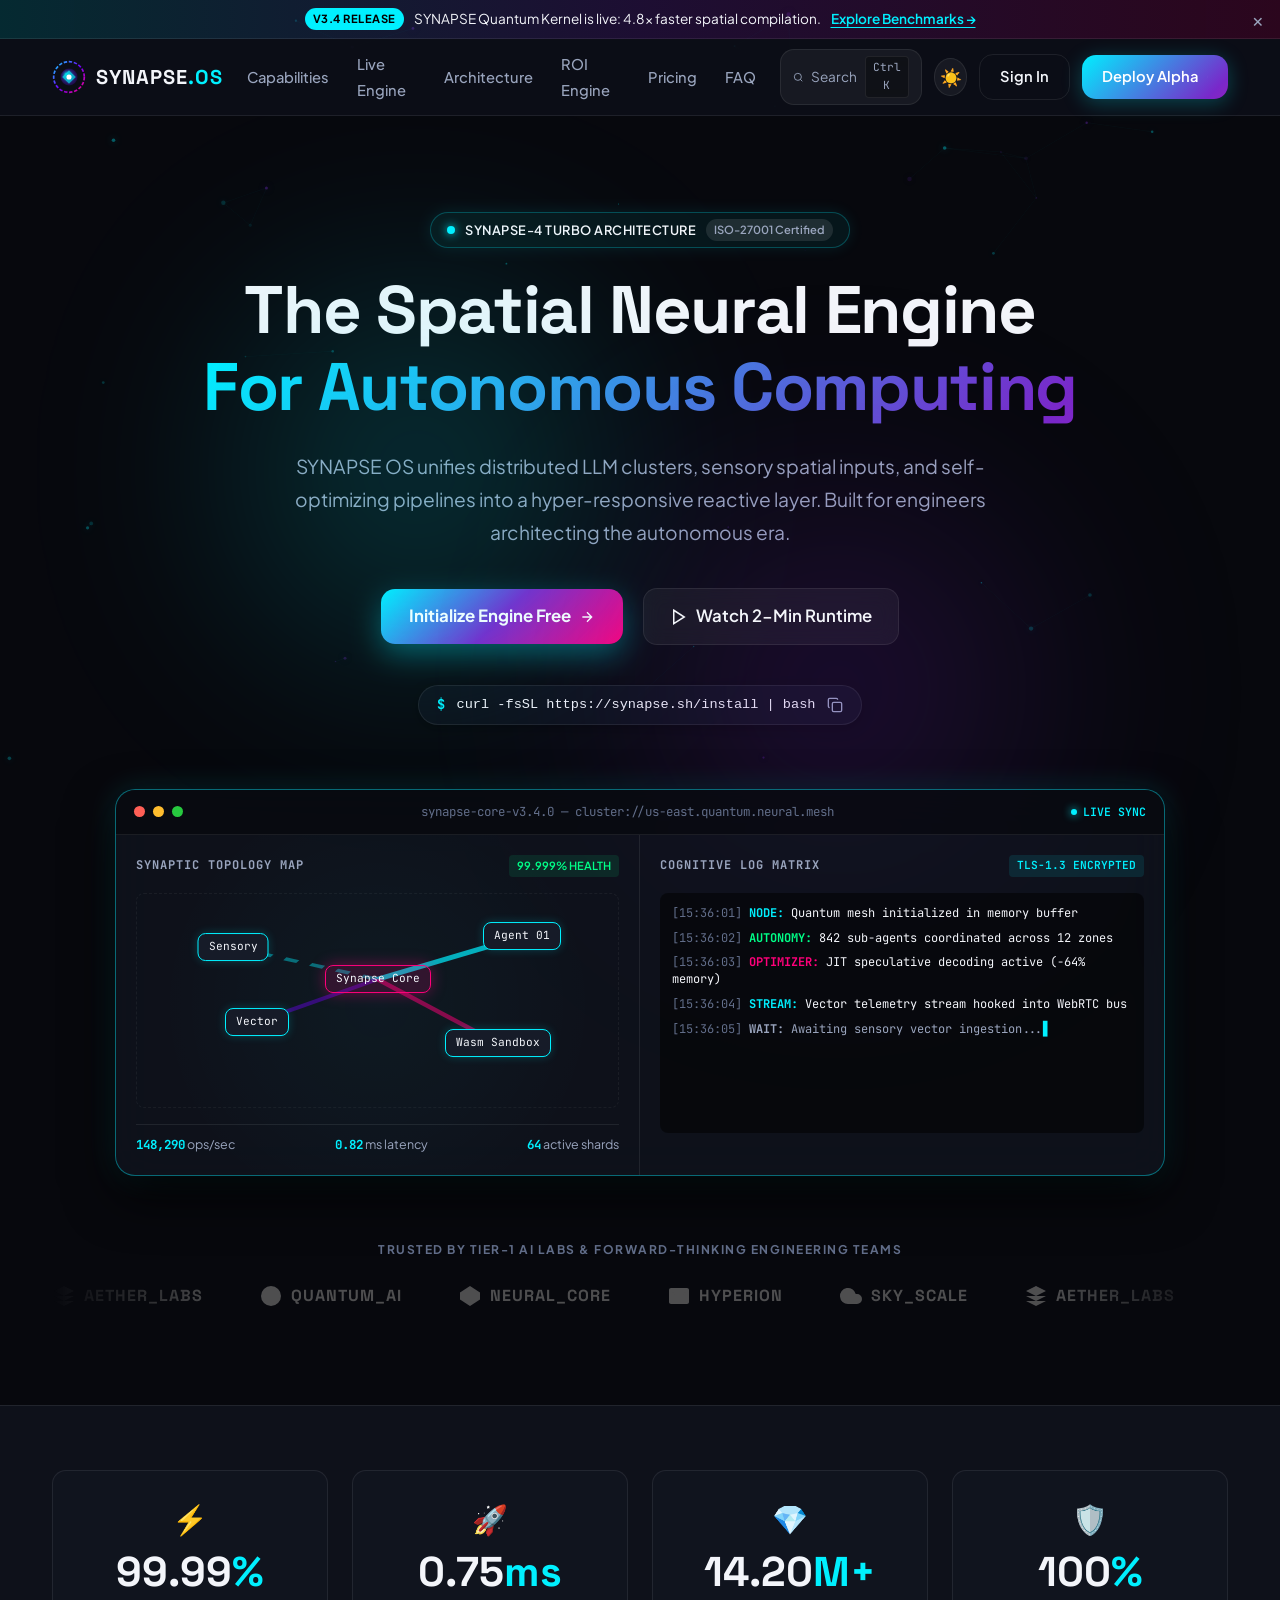
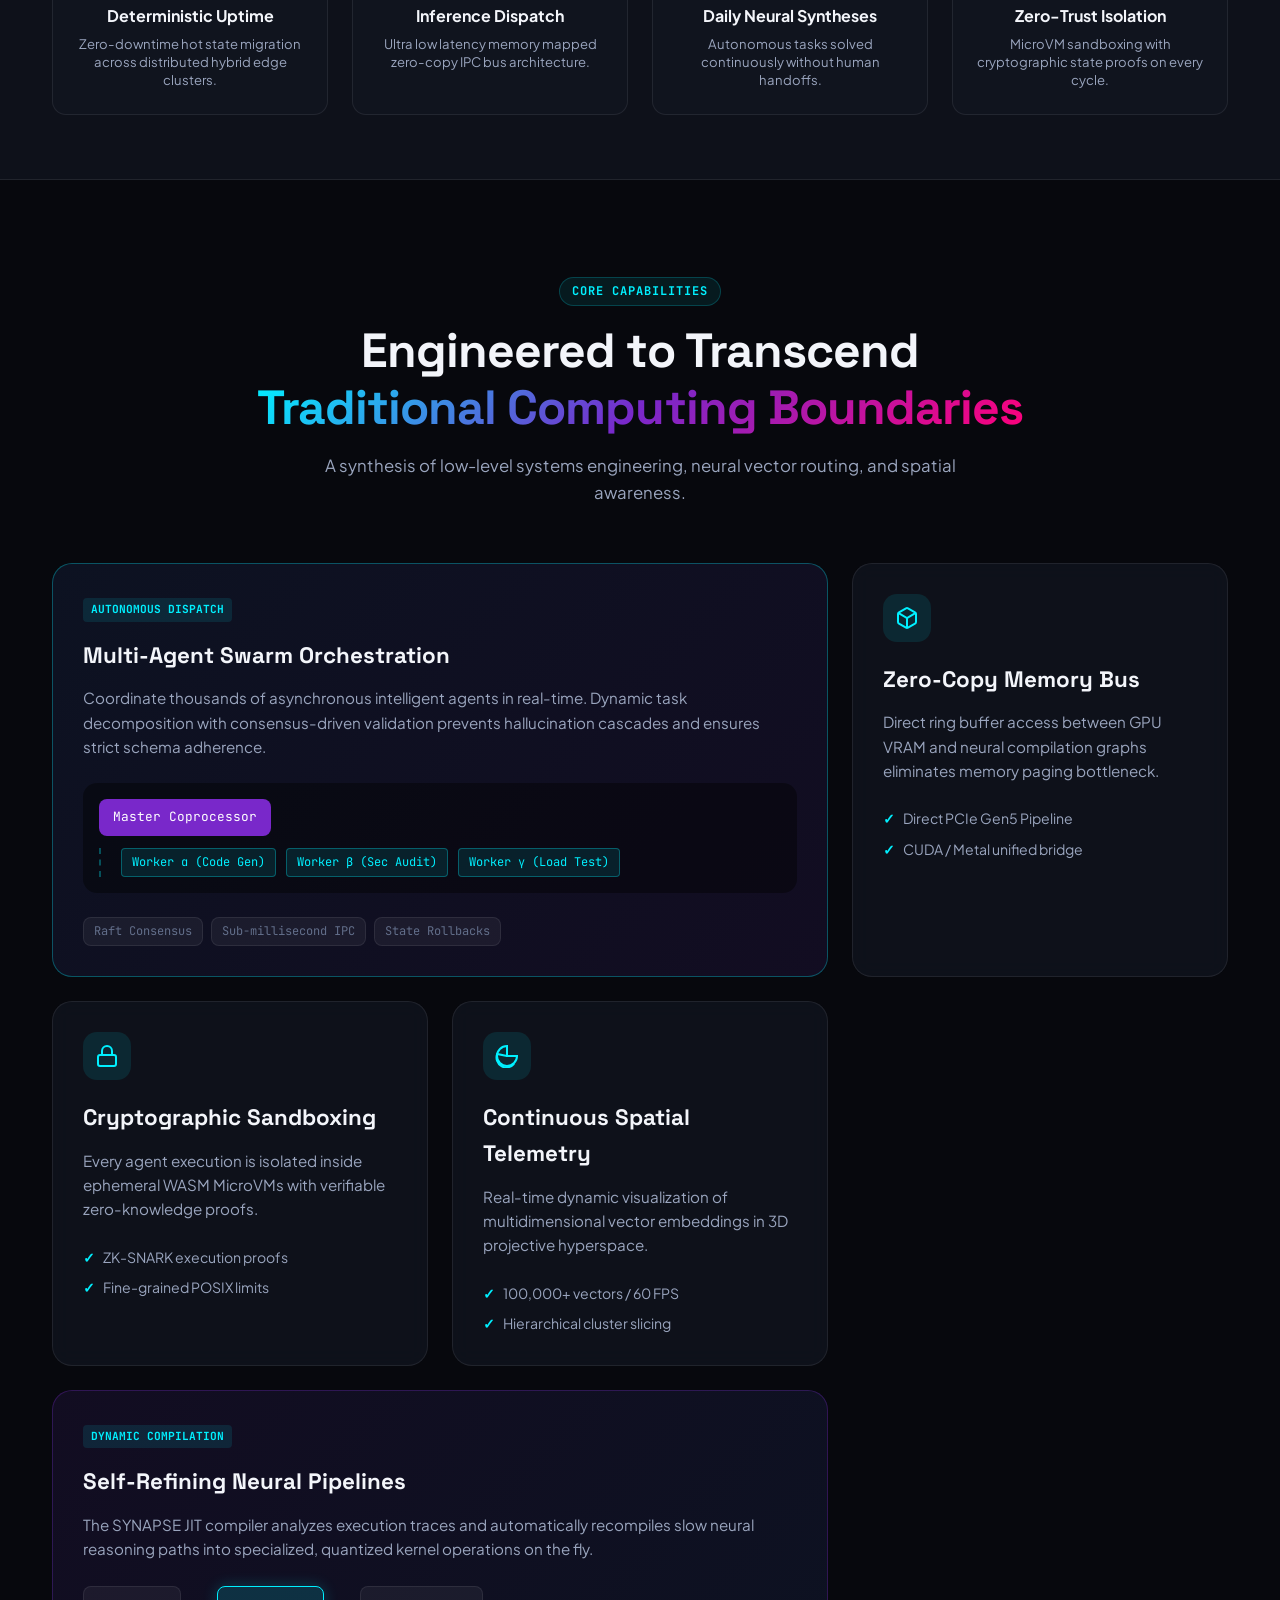
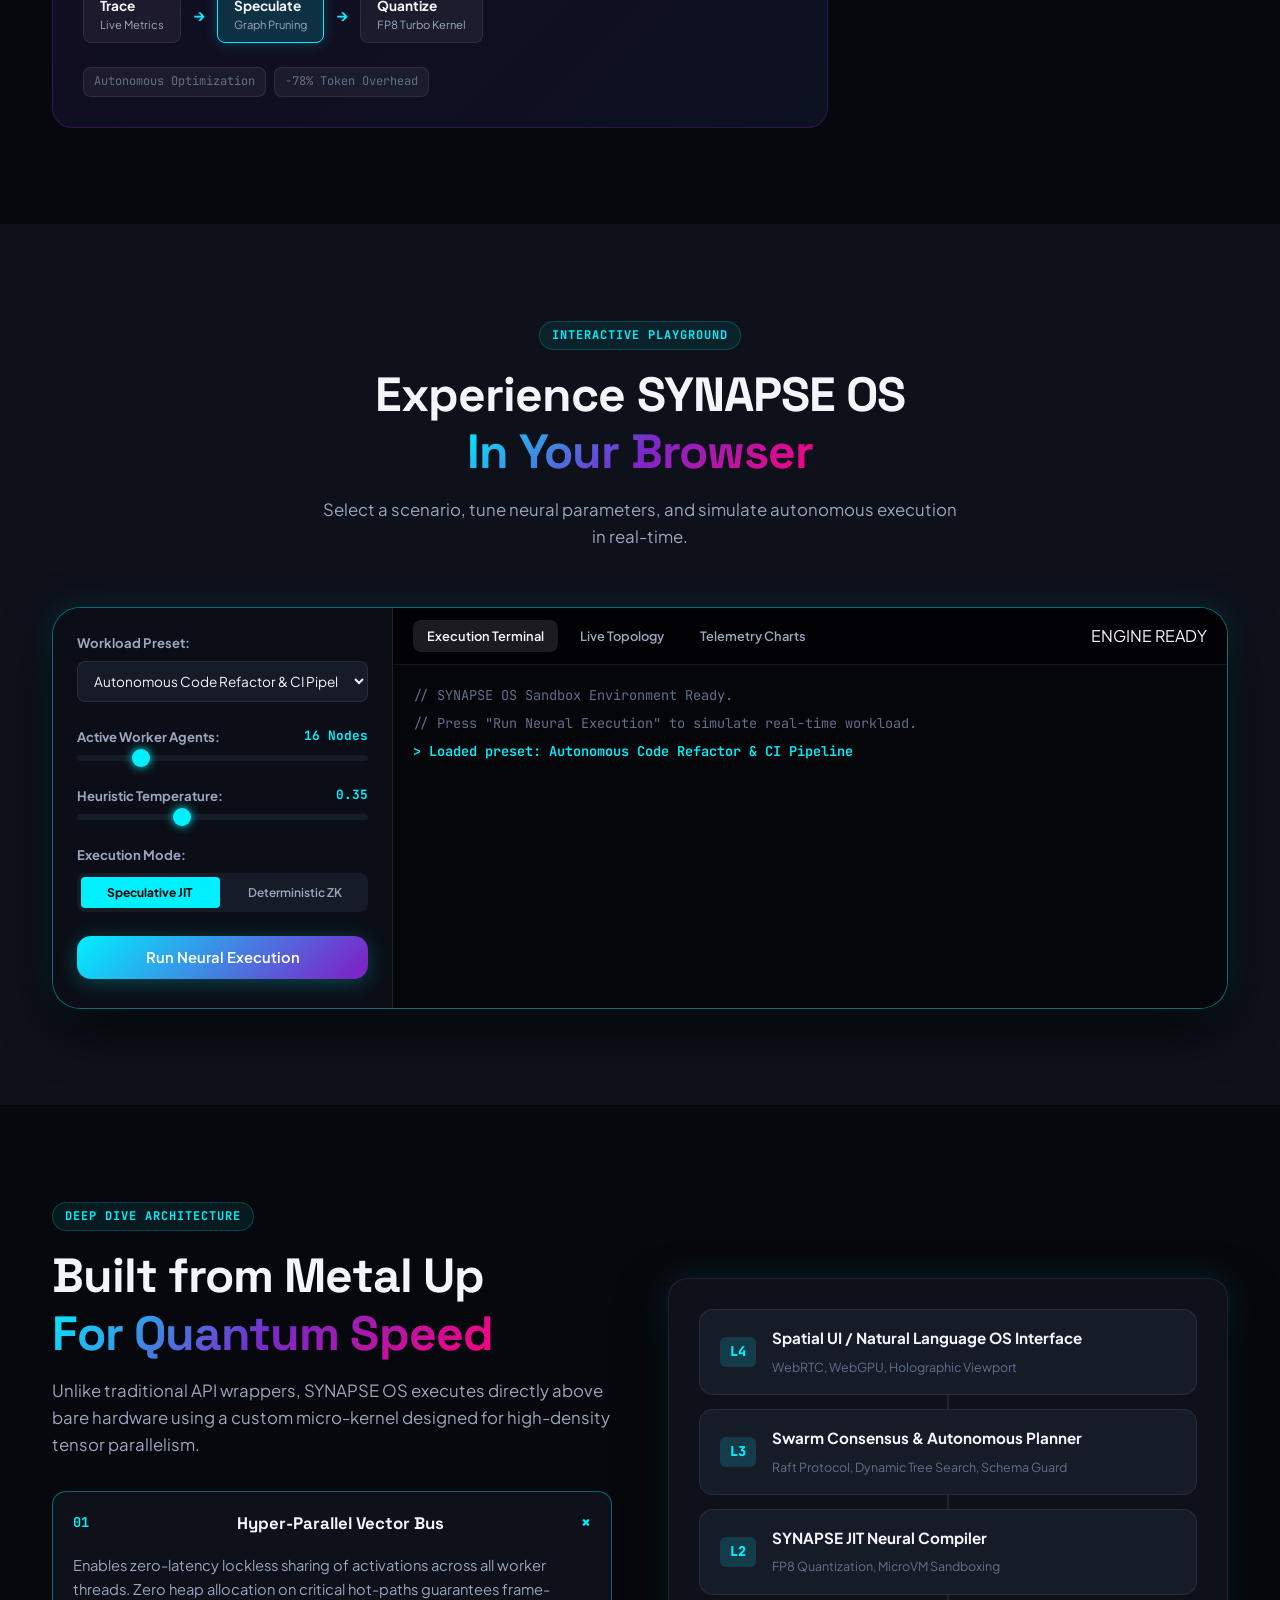
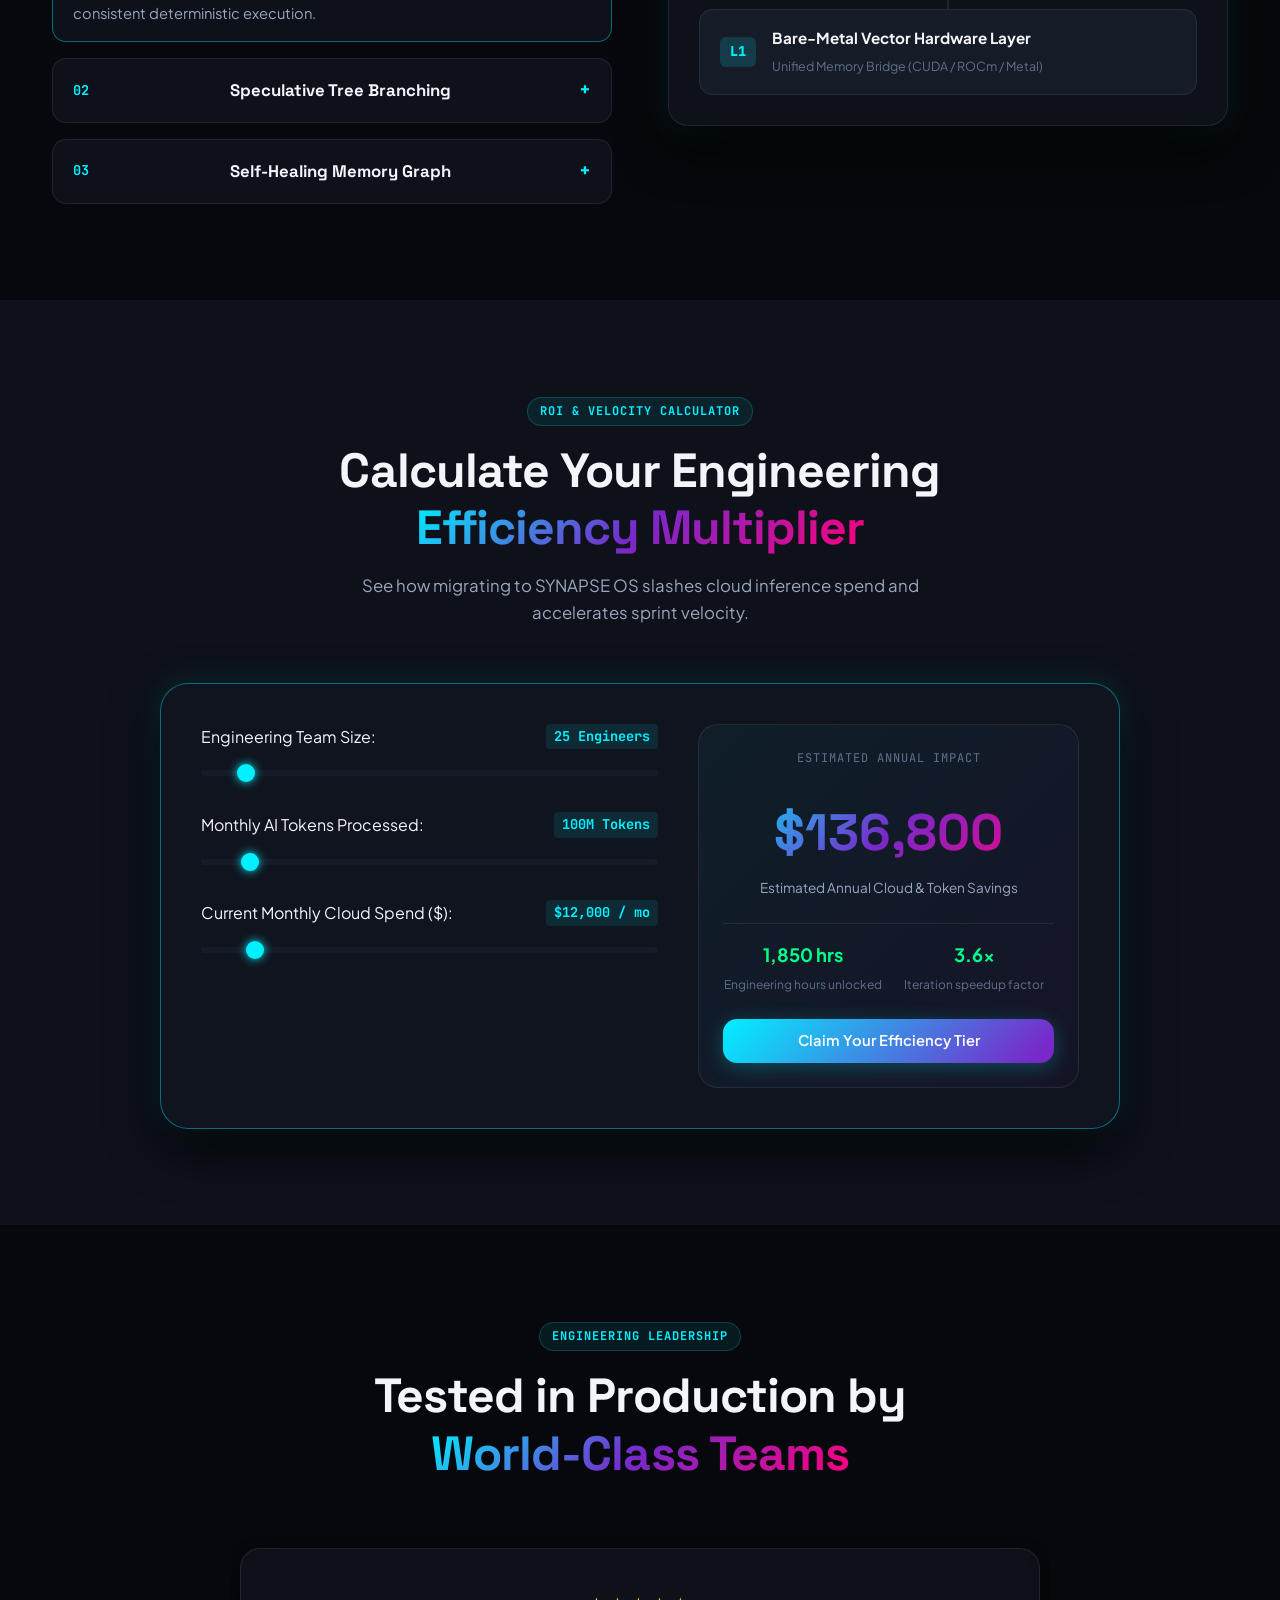
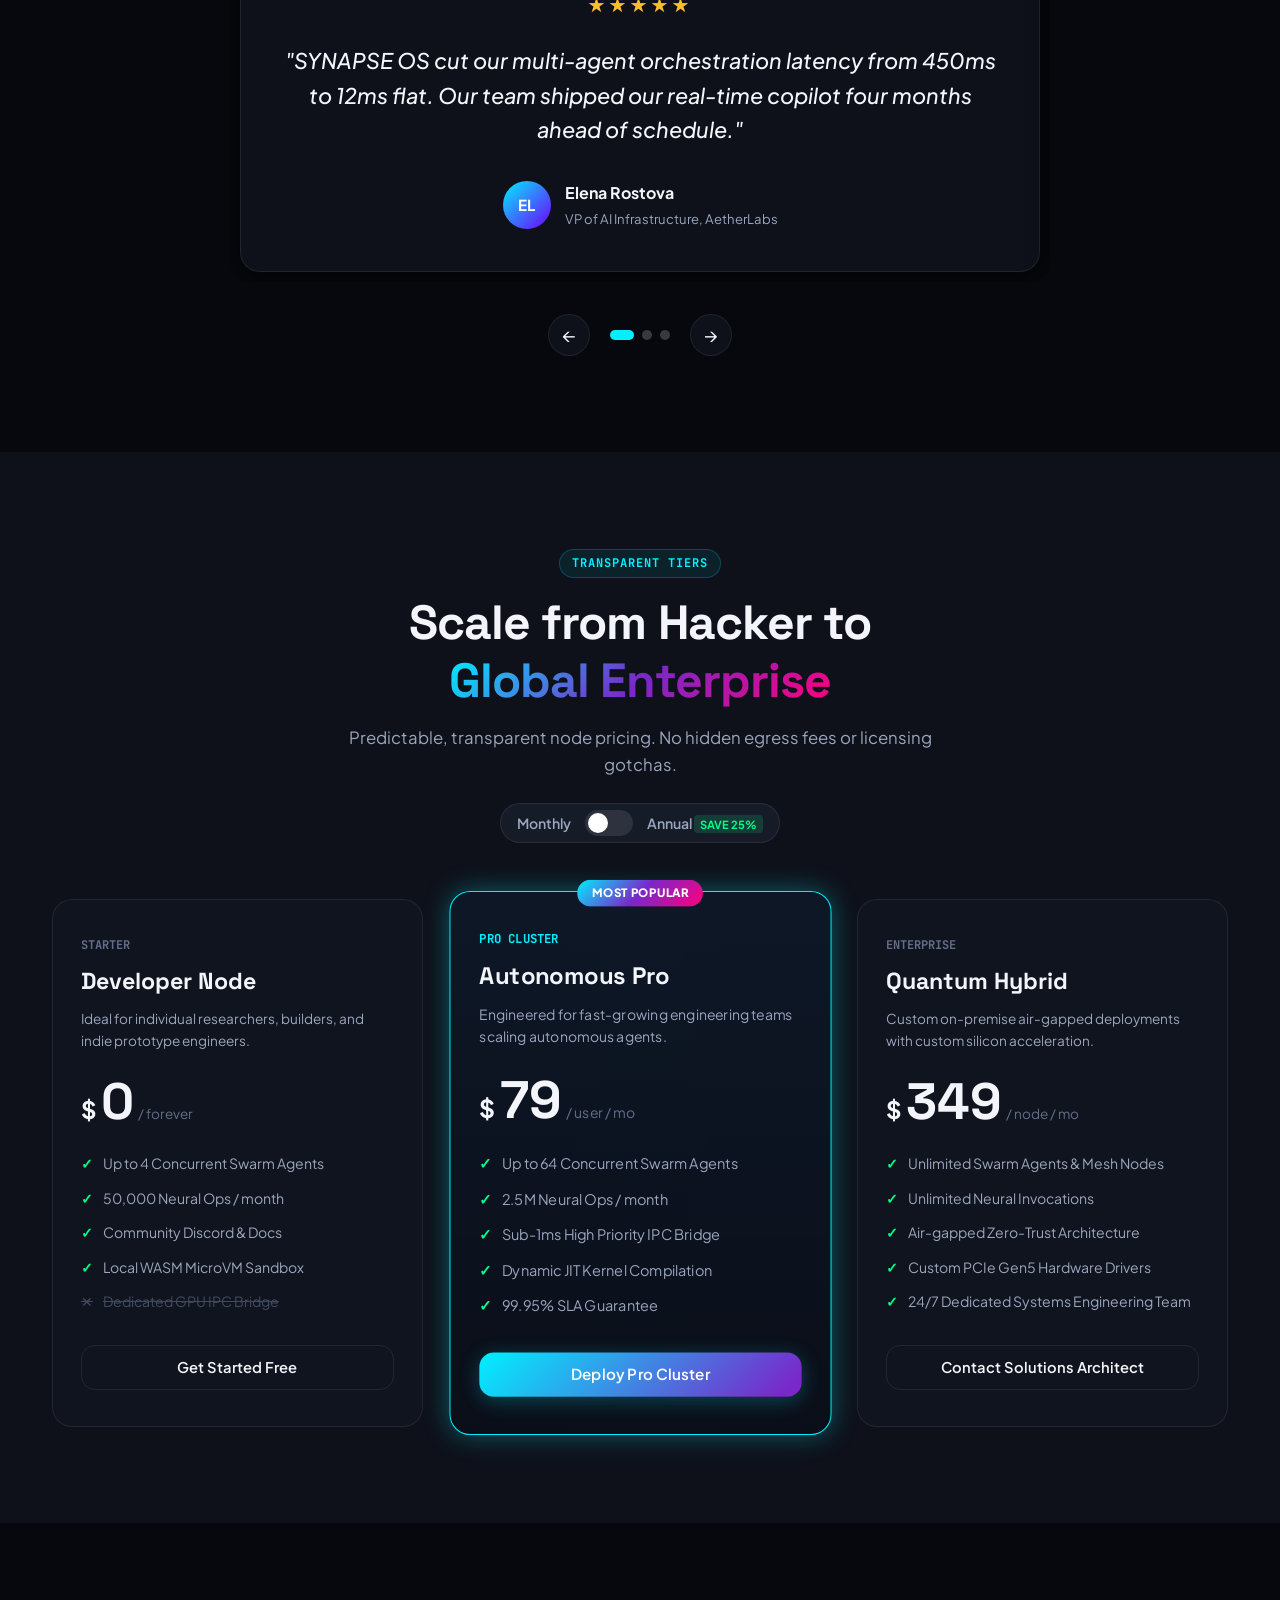
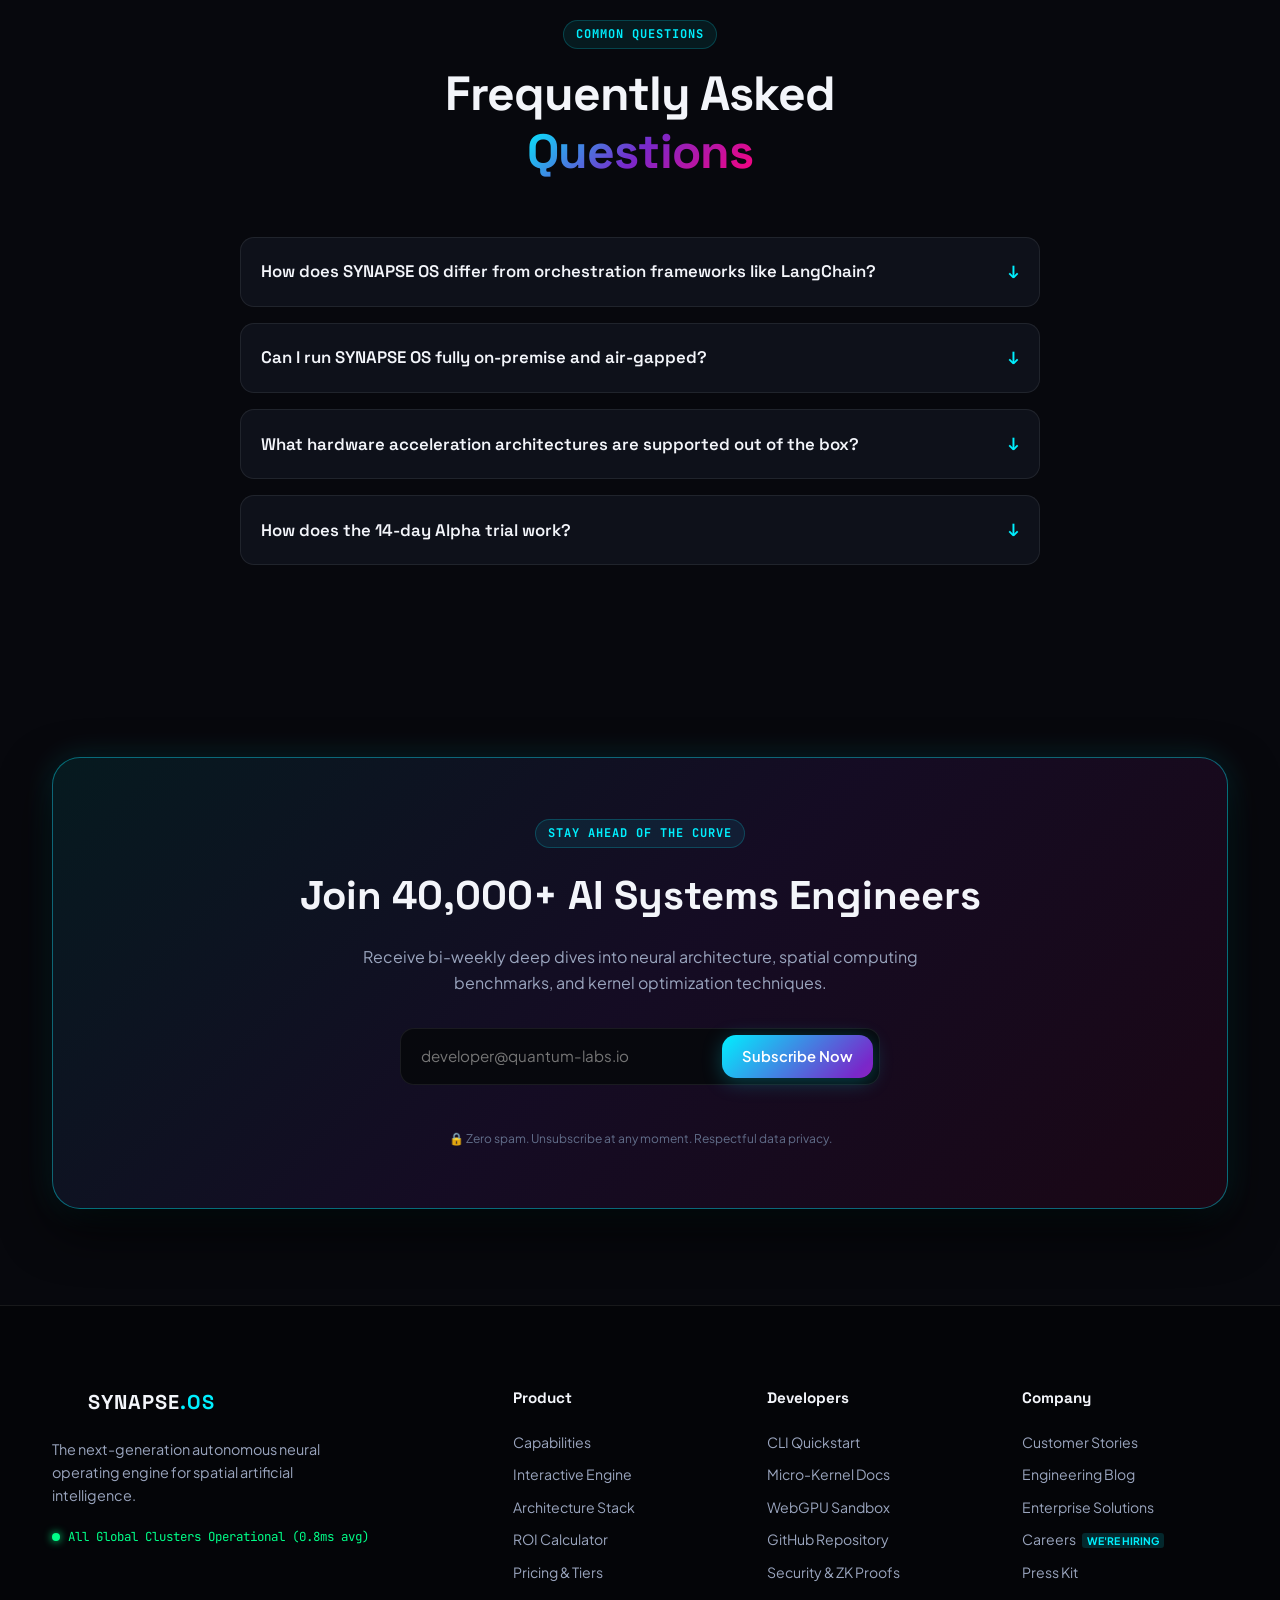
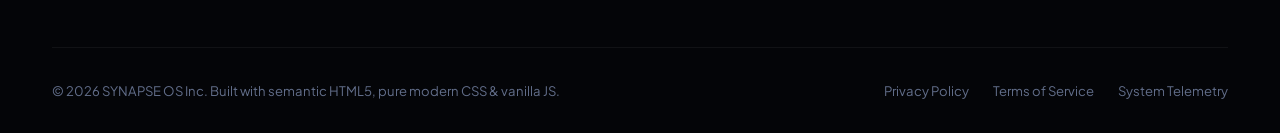
<file: Task 2/index.html>
<!DOCTYPE html>
<html lang="en" data-theme="dark">
<head>
  <meta charset="UTF-8">
  <meta name="viewport" content="width=device-width, initial-scale=1.0, maximum-scale=5.0">
  <meta http-equiv="X-UA-Compatible" content="IE=edge">
  
  <!-- SEO & Social Meta Tags -->
  <title>SYNAPSE OS — Next-Generation Autonomous Neural Workspace</title>
  <meta name="description" content="Experience SYNAPSE OS: the world's first spatial AI operating engine. Accelerate software architecture, neural synthesis, and cognitive orchestration with sub-millisecond latency.">
  <meta name="keywords" content="AI workspace, spatial computing, neural engine, autonomous AI, developer tools, machine intelligence">
  <meta name="theme-color" content="#0a0b10">
  
  <!-- Open Graph / Social Media -->
  <meta property="og:type" content="website">
  <meta property="og:url" content="https://synapse-os.ai/">
  <meta property="og:title" content="SYNAPSE OS — The Spatial Neural Engine">
  <meta property="og:description" content="Autonomous cognitive orchestration and spatial AI workflows with real-time neural compilation.">
  <meta property="og:image" content="https://images.unsplash.com/photo-1618005182384-a83a8bd57fbe?auto=format&fit=crop&w=1200&q=80">
  
  <!-- Google Fonts Preconnect -->
  <link rel="preconnect" href="https://fonts.googleapis.com">
  <link rel="preconnect" href="https://fonts.gstatic.com" crossorigin>
  <link href="https://fonts.googleapis.com/css2?family=Plus+Jakarta+Sans:ital,wght@0,300..800;1,300..800&family=Space+Grotesk:wght@400;500;600;700&family=JetBrains+Mono:wght@400;500;700&display=swap" rel="stylesheet">
  
  <!-- Stylesheet -->
  <link rel="stylesheet" href="styles.css">
</head>
<body>
  <!-- Ambient Dynamic Canvas Background -->
  <canvas id="ambient-canvas" class="ambient-canvas" aria-hidden="true"></canvas>

  <!-- Notification Banner -->
  <aside class="announcement-bar" role="region" aria-label="Announcement">
    <div class="announcement-content">
      <span class="badge-pulse">v3.4 RELEASE</span>
      <span class="announcement-text">SYNAPSE Quantum Kernel is live: 4.8x faster spatial compilation.</span>
      <a href="#demo" class="announcement-link" id="announcement-cta">Explore Benchmarks &rarr;</a>
    </div>
    <button class="announcement-close" id="close-announcement" aria-label="Dismiss announcement">&times;</button>
  </aside>

  <!-- Sticky Main Header & Navigation -->
  <header class="site-header" id="site-header">
    <div class="container header-container">
      <!-- Logo Branding -->
      <a href="#hero" class="brand-logo" aria-label="SYNAPSE OS Homepage">
        <div class="logo-symbol">
          <svg viewBox="0 0 40 40" fill="none" xmlns="http://www.w3.org/2000/svg" class="logo-svg">
            <circle cx="20" cy="20" r="18" stroke="url(#logo-grad)" stroke-width="2" stroke-dasharray="4 2"/>
            <circle cx="20" cy="20" r="10" fill="url(#logo-core)" />
            <path d="M12 20L20 12L28 20L20 28L12 20Z" fill="#0ff" fill-opacity="0.6"/>
            <circle cx="20" cy="20" r="3" fill="#fff"/>
            <defs>
              <linearGradient id="logo-grad" x1="0" y1="0" x2="40" y2="40" gradientUnits="userSpaceOnUse">
                <stop stop-color="#00F0FF"/>
                <stop offset="0.5" stop-color="#7000FF"/>
                <stop offset="1" stop-color="#FF007A"/>
              </linearGradient>
              <radialGradient id="logo-core" cx="0.5" cy="0.5" r="0.5" fx="0.3" fy="0.3">
                <stop stop-color="#00F0FF" stop-opacity="0.8"/>
                <stop offset="1" stop-color="#7000FF" stop-opacity="0.2"/>
              </radialGradient>
            </defs>
          </svg>
        </div>
        <span class="brand-name">SYNAPSE<span class="brand-dot">.OS</span></span>
      </a>

      <!-- Desktop Navigation Menu -->
      <nav class="main-nav" id="main-nav" aria-label="Main Navigation">
        <ul class="nav-list" role="list">
          <li class="nav-item"><a href="#features" class="nav-link">Capabilities</a></li>
          <li class="nav-item"><a href="#demo" class="nav-link">Live Engine</a></li>
          <li class="nav-item"><a href="#architecture" class="nav-link">Architecture</a></li>
          <li class="nav-item"><a href="#calculator" class="nav-link">ROI Engine</a></li>
          <li class="nav-item"><a href="#pricing" class="nav-link">Pricing</a></li>
          <li class="nav-item"><a href="#faq" class="nav-link">FAQ</a></li>
        </ul>
      </nav>

      <!-- Header Actions & Controls -->
      <div class="header-actions">
        <!-- Command Palette Trigger -->
        <button class="cmd-trigger-btn" id="cmd-trigger" aria-label="Open Command Palette (Ctrl+K)">
          <svg width="15" height="15" viewBox="0 0 24 24" fill="none" stroke="currentColor" stroke-width="2"><circle cx="11" cy="11" r="8"/><path d="m21 21-4.3-4.3"/></svg>
          <span class="cmd-text">Search</span>
          <kbd class="cmd-kbd">Ctrl K</kbd>
        </button>

        <!-- Theme Color Mode Switcher -->
        <button class="theme-switcher-btn" id="theme-toggle" aria-label="Toggle Color Theme" title="Toggle Visual Mode">
          <span class="theme-icon sun-icon">☀️</span>
          <span class="theme-icon moon-icon">🌙</span>
        </button>

        <!-- CTA Buttons -->
        <a href="#pricing" class="btn btn-outline nav-cta-outline">Sign In</a>
        <a href="#demo" class="btn btn-primary nav-cta-primary">
          <span>Deploy Alpha</span>
          <svg class="btn-arrow" viewBox="0 0 24 24" fill="none" stroke="currentColor" stroke-width="2"><path d="M5 12h14M12 5l7 7-7 7"/></svg>
        </a>

        <!-- Mobile Hamburger Toggle -->
        <button class="hamburger-btn" id="mobile-toggle" aria-expanded="false" aria-controls="mobile-drawer" aria-label="Toggle mobile menu">
          <span class="hamburger-line"></span>
          <span class="hamburger-line"></span>
          <span class="hamburger-line"></span>
        </button>
      </div>
    </div>
  </header>

  <!-- Mobile Drawer Menu Overlay -->
  <div class="mobile-drawer" id="mobile-drawer" aria-hidden="true">
    <div class="drawer-backdrop" id="drawer-backdrop"></div>
    <div class="drawer-panel">
      <div class="drawer-header">
        <div class="brand-logo">
          <div class="logo-symbol small"></div>
          <span class="brand-name">SYNAPSE.OS</span>
        </div>
        <button class="drawer-close" id="drawer-close" aria-label="Close navigation drawer">&times;</button>
      </div>
      <nav class="drawer-nav" aria-label="Mobile Navigation Drawer">
        <ul class="drawer-list" role="list">
          <li><a href="#features" class="drawer-link">Capabilities</a></li>
          <li><a href="#demo" class="drawer-link">Live Engine</a></li>
          <li><a href="#architecture" class="drawer-link">Architecture</a></li>
          <li><a href="#calculator" class="drawer-link">ROI Engine</a></li>
          <li><a href="#pricing" class="drawer-link">Pricing Plans</a></li>
          <li><a href="#faq" class="drawer-link">FAQ</a></li>
          <li><a href="#community" class="drawer-link">Community</a></li>
        </ul>
      </nav>
      <div class="drawer-footer">
        <a href="#pricing" class="btn btn-primary btn-block">Launch Neural Node</a>
        <div class="drawer-meta">
          <span>Latency: &lt;1.2ms</span>
          <span class="status-indicator online">System Operational</span>
        </div>
      </div>
    </div>
  </div>

  <main id="main-content">
    <!-- HERO SECTION -->
    <section class="hero-section" id="hero">
      <div class="hero-glow-blob blob-1"></div>
      <div class="hero-glow-blob blob-2"></div>
      <div class="container hero-container">
        <div class="hero-badge-wrapper">
          <div class="hero-badge" id="hero-badge">
            <span class="pulse-dot"></span>
            <span class="badge-title">SYNAPSE-4 TURBO ARCHITECTURE</span>
            <span class="badge-tag">ISO-27001 Certified</span>
          </div>
        </div>

        <h1 class="hero-headline">
          The Spatial Neural Engine <br>
          <span class="gradient-text animated-gradient">For Autonomous Computing</span>
        </h1>

        <p class="hero-subline">
          SYNAPSE OS unifies distributed LLM clusters, sensory spatial inputs, and self-optimizing pipelines into a hyper-responsive reactive layer. Built for engineers architecting the autonomous era.
        </p>

        <div class="hero-cta-group">
          <a href="#demo" class="btn btn-hero-primary" id="hero-get-started">
            <span>Initialize Engine Free</span>
            <svg class="btn-arrow" viewBox="0 0 24 24" fill="none" stroke="currentColor" stroke-width="2"><path d="M5 12h14M12 5l7 7-7 7"/></svg>
          </a>
          <a href="#architecture" class="btn btn-hero-secondary" id="hero-view-docs">
            <svg width="18" height="18" viewBox="0 0 24 24" fill="none" stroke="currentColor" stroke-width="2"><polygon points="5 3 19 12 5 21 5 3"/></svg>
            <span>Watch 2-Min Runtime</span>
          </a>
        </div>

        <!-- Terminal Quick-Copy Bar -->
        <div class="hero-terminal-pill" id="hero-terminal-pill">
          <span class="pill-prefix">$</span>
          <code class="pill-code">curl -fsSL https://synapse.sh/install | bash</code>
          <button class="pill-copy-btn" id="copy-install-btn" aria-label="Copy install command" data-tooltip="Copy command">
            <svg width="16" height="16" viewBox="0 0 24 24" fill="none" stroke="currentColor" stroke-width="2"><rect width="14" height="14" x="8" y="8" rx="2" ry="2"/><path d="M4 16c-1.1 0-2-.9-2-2V4c0-1.1.9-2 2-2h10c1.1 0 2 .9 2 2"/></svg>
          </button>
        </div>

        <!-- Interactive Hero Hologram HUD Showcase -->
        <div class="hero-visual-wrapper">
          <div class="hero-hud-card" id="hero-hud" data-tilt>
            <!-- Top Window Bar -->
            <div class="hud-top-bar">
              <div class="hud-controls">
                <span class="dot red"></span>
                <span class="dot yellow"></span>
                <span class="dot green"></span>
              </div>
              <div class="hud-title">synapse-core-v3.4.0 — cluster://us-east.quantum.neural.mesh</div>
              <div class="hud-live-tag">
                <span class="live-dot"></span> LIVE SYNC
              </div>
            </div>

            <!-- Main HUD Display Grid -->
            <div class="hud-grid">
              <!-- Node Matrix Visualizer -->
              <div class="hud-col hud-graph-col">
                <div class="hud-card-header">
                  <span class="hud-label">SYNAPTIC TOPOLOGY MAP</span>
                  <span class="hud-chip">99.999% HEALTH</span>
                </div>
                <div class="neural-network-viz" id="neural-viz">
                  <div class="synapse-node active" style="top:25%; left:20%;" data-node="Input Sensory Core"><span>Sensory</span></div>
                  <div class="synapse-node" style="top:60%; left:25%;" data-node="Vector Store"><span>Vector</span></div>
                  <div class="synapse-node primary" style="top:40%; left:50%;" data-node="Synapse Hub"><span>Synapse Core</span></div>
                  <div class="synapse-node" style="top:20%; left:80%;" data-node="Quantized LLM"><span>Agent 01</span></div>
                  <div class="synapse-node" style="top:70%; left:75%;" data-node="Execution Runtime"><span>Wasm Sandbox</span></div>
                  <svg class="node-connections-svg" viewBox="0 0 100 100" preserveAspectRatio="none">
                    <line x1="20" y1="25" x2="50" y2="40" stroke="rgba(0,240,255,0.4)" stroke-width="1.5" stroke-dasharray="3 3"/>
                    <line x1="25" y1="60" x2="50" y2="40" stroke="rgba(112,0,255,0.4)" stroke-width="1.5"/>
                    <line x1="50" y1="40" x2="80" y2="20" stroke="rgba(0,240,255,0.7)" stroke-width="2"/>
                    <line x1="50" y1="40" x2="75" y2="70" stroke="rgba(255,0,122,0.5)" stroke-width="1.5"/>
                  </svg>
                </div>
                <div class="hud-status-row">
                  <span class="status-item"><strong id="metric-throughput">148,290</strong> ops/sec</span>
                  <span class="status-item"><strong id="metric-latency">0.82</strong> ms latency</span>
                  <span class="status-item"><strong id="metric-nodes">64</strong> active shards</span>
                </div>
              </div>

              <!-- Live Stream Log Terminal -->
              <div class="hud-col hud-stream-col">
                <div class="hud-card-header">
                  <span class="hud-label">COGNITIVE LOG MATRIX</span>
                  <span class="hud-chip code">TLS-1.3 ENCRYPTED</span>
                </div>
                <div class="hud-terminal-feed" id="hud-terminal-feed">
                  <div class="log-row info"><span class="timestamp">[15:36:01]</span> <span class="prefix">NODE:</span> Quantum mesh initialized in memory buffer</div>
                  <div class="log-row success"><span class="timestamp">[15:36:02]</span> <span class="prefix">AUTONOMY:</span> 842 sub-agents coordinated across 12 zones</div>
                  <div class="log-row accent"><span class="timestamp">[15:36:03]</span> <span class="prefix">OPTIMIZER:</span> JIT speculative decoding active (-64% memory)</div>
                  <div class="log-row info"><span class="timestamp">[15:36:04]</span> <span class="prefix">STREAM:</span> Vector telemetry stream hooked into WebRTC bus</div>
                  <div class="log-row pending typing-cursor"><span class="timestamp">[15:36:05]</span> <span class="prefix">WAIT:</span> Awaiting sensory vector ingestion...</div>
                </div>
              </div>
            </div>
          </div>
        </div>

        <!-- Social Proof Logos Grid -->
        <div class="hero-social-proof">
          <p class="proof-heading">TRUSTED BY TIER-1 AI LABS & FORWARD-THINKING ENGINEERING TEAMS</p>
          <div class="logo-marquee-wrapper">
            <div class="logo-marquee-track">
              <span class="proof-logo"><svg width="24" height="24" viewBox="0 0 24 24" fill="currentColor"><path d="M12 2L2 7l10 5 10-5-10-5zM2 17l10 5 10-5M2 12l10 5 10-5"/></svg> AETHER_LABS</span>
              <span class="proof-logo"><svg width="24" height="24" viewBox="0 0 24 24" fill="currentColor"><circle cx="12" cy="12" r="10"/><path d="m4.93 4.93 4.24 4.24M14.83 9.17l4.24-4.24M14.83 14.83l4.24 4.24M9.17 14.83l-4.24 4.24"/></svg> QUANTUM_AI</span>
              <span class="proof-logo"><svg width="24" height="24" viewBox="0 0 24 24" fill="currentColor"><polygon points="12 2 22 8.5 22 15.5 12 22 2 15.5 2 8.5 12 2"/></svg> NEURAL_CORE</span>
              <span class="proof-logo"><svg width="24" height="24" viewBox="0 0 24 24" fill="currentColor"><path d="M4 4h16c1.1 0 2 .9 2 2v12c0 1.1-.9 2-2 2H4c-1.1 0-2-.9-2-2V6c0-1.1.9-2 2-2z"/><polyline points="22,6 12,13 2,6"/></svg> HYPERION</span>
              <span class="proof-logo"><svg width="24" height="24" viewBox="0 0 24 24" fill="currentColor"><path d="M18 10h-1.26A8 8 0 1 0 9 20h9a5 5 0 0 0 0-10z"/></svg> SKY_SCALE</span>
              <span class="proof-logo"><svg width="24" height="24" viewBox="0 0 24 24" fill="currentColor"><path d="M12 2L2 7l10 5 10-5-10-5zM2 17l10 5 10-5M2 12l10 5 10-5"/></svg> AETHER_LABS</span>
            </div>
          </div>
        </div>
      </div>
    </section>

    <!-- LIVE METRICS BANNER / KEY STATS -->
    <section class="stats-counter-section" id="stats" aria-label="Key Performance Statistics">
      <div class="container">
        <div class="stats-grid">
          <article class="stat-card" data-tilt>
            <div class="stat-icon-wrap">⚡</div>
            <div class="stat-number-wrapper">
              <span class="stat-number" data-target="99.99">0</span><span class="stat-suffix">%</span>
            </div>
            <h3 class="stat-label">Deterministic Uptime</h3>
            <p class="stat-desc">Zero-downtime hot state migration across distributed hybrid edge clusters.</p>
          </article>

          <article class="stat-card" data-tilt>
            <div class="stat-icon-wrap">🚀</div>
            <div class="stat-number-wrapper">
              <span class="stat-number" data-target="0.75">0</span><span class="stat-suffix">ms</span>
            </div>
            <h3 class="stat-label">Inference Dispatch</h3>
            <p class="stat-desc">Ultra low latency memory mapped zero-copy IPC bus architecture.</p>
          </article>

          <article class="stat-card" data-tilt>
            <div class="stat-icon-wrap">💎</div>
            <div class="stat-number-wrapper">
              <span class="stat-number" data-target="14.2">0</span><span class="stat-suffix">M+</span>
            </div>
            <h3 class="stat-label">Daily Neural Syntheses</h3>
            <p class="stat-desc">Autonomous tasks solved continuously without human handoffs.</p>
          </article>

          <article class="stat-card" data-tilt>
            <div class="stat-icon-wrap">🛡️</div>
            <div class="stat-number-wrapper">
              <span class="stat-number" data-target="100">0</span><span class="stat-suffix">%</span>
            </div>
            <h3 class="stat-label">Zero-Trust Isolation</h3>
            <p class="stat-desc">MicroVM sandboxing with cryptographic state proofs on every cycle.</p>
          </article>
        </div>
      </div>
    </section>

    <!-- CAPABILITIES / VALUE PROPOSITION SECTION (GRID) -->
    <section class="features-section" id="features">
      <div class="container">
        <header class="section-header text-center">
          <div class="section-badge">CORE CAPABILITIES</div>
          <h2 class="section-title">Engineered to Transcend <br><span class="gradient-text">Traditional Computing Boundaries</span></h2>
          <p class="section-subtitle">A synthesis of low-level systems engineering, neural vector routing, and spatial awareness.</p>
        </header>

        <!-- Dynamic Grid Feature Cards -->
        <div class="features-grid">
          <!-- Featured Big Card 1 -->
          <article class="feature-card span-2 highlight-card" data-tilt>
            <div class="feature-card-inner">
              <div class="card-pill">AUTONOMOUS DISPATCH</div>
              <h3 class="card-heading">Multi-Agent Swarm Orchestration</h3>
              <p class="card-text">
                Coordinate thousands of asynchronous intelligent agents in real-time. Dynamic task decomposition with consensus-driven validation prevents hallucination cascades and ensures strict schema adherence.
              </p>
              <div class="feature-interactive-mini">
                <div class="mini-swarm-display">
                  <div class="swarm-node active pulse">Master Coprocessor</div>
                  <div class="swarm-branch">
                    <span class="sub-node">Worker α (Code Gen)</span>
                    <span class="sub-node">Worker β (Sec Audit)</span>
                    <span class="sub-node">Worker γ (Load Test)</span>
                  </div>
                </div>
              </div>
              <div class="card-footer-tags">
                <span>Raft Consensus</span>
                <span>Sub-millisecond IPC</span>
                <span>State Rollbacks</span>
              </div>
            </div>
          </article>

          <!-- Card 2 -->
          <article class="feature-card" data-tilt>
            <div class="feature-card-inner">
              <div class="card-icon-bubble">
                <svg viewBox="0 0 24 24" fill="none" stroke="currentColor" stroke-width="2"><path d="M21 16V8a2 2 0 0 0-1-1.73l-7-4a2 2 0 0 0-2 0l-7 4A2 2 0 0 0 3 8v8a2 2 0 0 0 1 1.73l7 4a2 2 0 0 0 2 0l7-4A2 2 0 0 0 21 16z"/><polyline points="3.27 6.96 12 12.01 20.73 6.96"/><line x1="12" y1="22.08" x2="12" y2="12"/></svg>
              </div>
              <h3 class="card-heading">Zero-Copy Memory Bus</h3>
              <p class="card-text">Direct ring buffer access between GPU VRAM and neural compilation graphs eliminates memory paging bottleneck.</p>
              <ul class="feature-checklist">
                <li>Direct PCIe Gen5 Pipeline</li>
                <li>CUDA / Metal unified bridge</li>
              </ul>
            </div>
          </article>

          <!-- Card 3 -->
          <article class="feature-card" data-tilt>
            <div class="feature-card-inner">
              <div class="card-icon-bubble">
                <svg viewBox="0 0 24 24" fill="none" stroke="currentColor" stroke-width="2"><rect x="3" y="11" width="18" height="11" rx="2" ry="2"/><path d="M7 11V7a5 5 0 0 1 10 0v4"/></svg>
              </div>
              <h3 class="card-heading">Cryptographic Sandboxing</h3>
              <p class="card-text">Every agent execution is isolated inside ephemeral WASM MicroVMs with verifiable zero-knowledge proofs.</p>
              <ul class="feature-checklist">
                <li>ZK-SNARK execution proofs</li>
                <li>Fine-grained POSIX limits</li>
              </ul>
            </div>
          </article>

          <!-- Card 4 -->
          <article class="feature-card" data-tilt>
            <div class="feature-card-inner">
              <div class="card-icon-bubble">
                <svg viewBox="0 0 24 24" fill="none" stroke="currentColor" stroke-width="2"><path d="M12 2a10 10 0 1 0 10 10H12V2z"/><path d="M12 12 2.1 10a10 10 0 0 0 17 9.9"/></svg>
              </div>
              <h3 class="card-heading">Continuous Spatial Telemetry</h3>
              <p class="card-text">Real-time dynamic visualization of multidimensional vector embeddings in 3D projective hyperspace.</p>
              <ul class="feature-checklist">
                <li>100,000+ vectors / 60 FPS</li>
                <li>Hierarchical cluster slicing</li>
              </ul>
            </div>
          </article>

          <!-- Featured Big Card 5 -->
          <article class="feature-card span-2 highlight-card-secondary" data-tilt>
            <div class="feature-card-inner">
              <div class="card-pill">DYNAMIC COMPILATION</div>
              <h3 class="card-heading">Self-Refining Neural Pipelines</h3>
              <p class="card-text">
                The SYNAPSE JIT compiler analyzes execution traces and automatically recompiles slow neural reasoning paths into specialized, quantized kernel operations on the fly.
              </p>
              <div class="pipeline-flow-diagram">
                <div class="pipe-step"><span>Trace</span><small>Live Metrics</small></div>
                <div class="pipe-arrow">&rarr;</div>
                <div class="pipe-step active"><span>Speculate</span><small>Graph Pruning</small></div>
                <div class="pipe-arrow">&rarr;</div>
                <div class="pipe-step"><span>Quantize</span><small>FP8 Turbo Kernel</small></div>
              </div>
              <div class="card-footer-tags">
                <span>Autonomous Optimization</span>
                <span>-78% Token Overhead</span>
              </div>
            </div>
          </article>
        </div>
      </div>
    </section>

    <!-- LIVE ENGINE INTERACTIVE PLAYGROUND (STANDOUT FEATURE) -->
    <section class="interactive-demo-section" id="demo">
      <div class="container">
        <header class="section-header text-center">
          <div class="section-badge">INTERACTIVE PLAYGROUND</div>
          <h2 class="section-title">Experience SYNAPSE OS <br><span class="gradient-text">In Your Browser</span></h2>
          <p class="section-subtitle">Select a scenario, tune neural parameters, and simulate autonomous execution in real-time.</p>
        </header>

        <div class="sandbox-container">
          <!-- Sandbox Controls Sidebar -->
          <div class="sandbox-sidebar">
            <div class="sidebar-block">
              <label class="control-label" for="scenario-select">Workload Preset:</label>
              <select id="scenario-select" class="custom-select">
                <option value="code-refactor">Autonomous Code Refactor & CI Pipeline</option>
                <option value="swarm-finance">High-Frequency Market Intelligence Swarm</option>
                <option value="spatial-3d">Spatial Neural Reconstruction (LiDAR + RGB)</option>
                <option value="cyber-defense">Zero-Day Autonomous Defense Sentinel</option>
              </select>
            </div>

            <div class="sidebar-block">
              <div class="control-header-flex">
                <label for="agent-slider" class="control-label">Active Worker Agents:</label>
                <span class="control-val" id="agent-count-val">16 Nodes</span>
              </div>
              <input type="range" id="agent-slider" min="4" max="64" value="16" step="4" class="custom-slider">
            </div>

            <div class="sidebar-block">
              <div class="control-header-flex">
                <label for="temperature-slider" class="control-label">Heuristic Temperature:</label>
                <span class="control-val" id="temp-val">0.35</span>
              </div>
              <input type="range" id="temperature-slider" min="0.0" max="1.0" value="0.35" step="0.05" class="custom-slider">
            </div>

            <div class="sidebar-block">
              <span class="control-label">Execution Mode:</span>
              <div class="mode-toggles">
                <button class="mode-btn active" data-mode="speculative">Speculative JIT</button>
                <button class="mode-btn" data-mode="deterministic">Deterministic ZK</button>
              </div>
            </div>

            <button class="btn btn-primary btn-block" id="execute-sim-btn">
              <span id="btn-sim-text">Run Neural Execution</span>
              <span class="spinner" id="sim-spinner" style="display:none;"></span>
            </button>
          </div>

          <!-- Sandbox Live Interactive Output Window -->
          <div class="sandbox-viewport">
            <div class="viewport-header">
              <div class="tab-pills">
                <button class="tab-pill active" data-tab="terminal">Execution Terminal</button>
                <button class="tab-pill" data-tab="graph">Live Topology</button>
                <button class="tab-pill" data-tab="metrics">Telemetry Charts</button>
              </div>
              <div class="viewport-stats">
                <span class="badge-status online" id="sim-status">ENGINE READY</span>
              </div>
            </div>

            <!-- Tab 1: Terminal -->
            <div class="tab-pane active" id="tab-terminal">
              <div class="terminal-body" id="sandbox-terminal-output">
                <p class="t-line dim">// SYNAPSE OS Sandbox Environment Ready.</p>
                <p class="t-line dim">// Press "Run Neural Execution" to simulate real-time workload.</p>
                <p class="t-line highlight">> Loaded preset: Autonomous Code Refactor & CI Pipeline</p>
              </div>
            </div>

            <!-- Tab 2: Graph -->
            <div class="tab-pane" id="tab-graph">
              <div class="topology-canvas-wrap">
                <div class="interactive-topo-grid" id="topo-grid">
                  <!-- Nodes generated by JS -->
                </div>
              </div>
            </div>

            <!-- Tab 3: Metrics -->
            <div class="tab-pane" id="tab-metrics">
              <div class="metrics-grid">
                <div class="metric-box">
                  <div class="m-title">Throughput</div>
                  <div class="m-val" id="metric-tps">4,280 <small>tokens/s</small></div>
                  <div class="m-bar"><div class="m-fill" style="width: 85%;"></div></div>
                </div>
                <div class="metric-box">
                  <div class="m-title">Memory Pressure</div>
                  <div class="m-val" id="metric-mem">2.1 <small>GB / 16 GB</small></div>
                  <div class="m-bar"><div class="m-fill accent" style="width: 25%;"></div></div>
                </div>
                <div class="metric-box">
                  <div class="m-title">Convergence Confidence</div>
                  <div class="m-val" id="metric-conf">99.82 <small>%</small></div>
                  <div class="m-bar"><div class="m-fill green" style="width: 98%;"></div></div>
                </div>
              </div>
            </div>
          </div>
        </div>
      </div>
    </section>

    <!-- ARCHITECTURE & DEEP DIVE SECTION (TABS / ACCORDION) -->
    <section class="architecture-section" id="architecture">
      <div class="container">
        <div class="arch-split-grid">
          <div class="arch-content">
            <div class="section-badge">DEEP DIVE ARCHITECTURE</div>
            <h2 class="section-title">Built from Metal Up <br><span class="gradient-text">For Quantum Speed</span></h2>
            <p class="section-subtitle">
              Unlike traditional API wrappers, SYNAPSE OS executes directly above bare hardware using a custom micro-kernel designed for high-density tensor parallelism.
            </p>

            <div class="arch-accordion" id="arch-accordion">
              <div class="accordion-item active">
                <button class="accordion-trigger" aria-expanded="true">
                  <span class="acc-num">01</span>
                  <span class="acc-title">Hyper-Parallel Vector Bus</span>
                  <span class="acc-icon">+</span>
                </button>
                <div class="accordion-panel">
                  <p>Enables zero-latency lockless sharing of activations across all worker threads. Zero heap allocation on critical hot-paths guarantees frame-consistent deterministic execution.</p>
                </div>
              </div>

              <div class="accordion-item">
                <button class="accordion-trigger" aria-expanded="false">
                  <span class="acc-num">02</span>
                  <span class="acc-title">Speculative Tree Branching</span>
                  <span class="acc-icon">+</span>
                </button>
                <div class="accordion-panel">
                  <p>Computes parallel candidate trajectories ahead of time. Low-probability paths are immediately reclaimed without wasting compute cycles, multiplying effective throughput by 4.2x.</p>
                </div>
              </div>

              <div class="accordion-item">
                <button class="accordion-trigger" aria-expanded="false">
                  <span class="acc-num">03</span>
                  <span class="acc-title">Self-Healing Memory Graph</span>
                  <span class="acc-icon">+</span>
                </button>
                <div class="accordion-panel">
                  <p>Continuous dynamic vector indexing ensures contextual drift is corrected in real-time. Automated graph compaction reduces token bloat by up to 70% over multi-hour sessions.</p>
                </div>
              </div>
            </div>
          </div>

          <div class="arch-visual" data-tilt>
            <div class="stack-layers-card">
              <div class="layer-item highlight-1">
                <span class="layer-tag">L4</span>
                <div class="layer-info">
                  <strong>Spatial UI / Natural Language OS Interface</strong>
                  <small>WebRTC, WebGPU, Holographic Viewport</small>
                </div>
              </div>
              <div class="layer-connector"></div>
              <div class="layer-item highlight-2">
                <span class="layer-tag">L3</span>
                <div class="layer-info">
                  <strong>Swarm Consensus & Autonomous Planner</strong>
                  <small>Raft Protocol, Dynamic Tree Search, Schema Guard</small>
                </div>
              </div>
              <div class="layer-connector"></div>
              <div class="layer-item highlight-3">
                <span class="layer-tag">L2</span>
                <div class="layer-info">
                  <strong>SYNAPSE JIT Neural Compiler</strong>
                  <small>FP8 Quantization, MicroVM Sandboxing</small>
                </div>
              </div>
              <div class="layer-connector"></div>
              <div class="layer-item highlight-4">
                <span class="layer-tag">L1</span>
                <div class="layer-info">
                  <strong>Bare-Metal Vector Hardware Layer</strong>
                  <small>Unified Memory Bridge (CUDA / ROCm / Metal)</small>
                </div>
              </div>
            </div>
          </div>
        </div>
      </div>
    </section>

    <!-- REAL-TIME ROI & INFRASTRUCTURE CALCULATOR -->
    <section class="calculator-section" id="calculator">
      <div class="container">
        <header class="section-header text-center">
          <div class="section-badge">ROI & VELOCITY CALCULATOR</div>
          <h2 class="section-title">Calculate Your Engineering <br><span class="gradient-text">Efficiency Multiplier</span></h2>
          <p class="section-subtitle">See how migrating to SYNAPSE OS slashes cloud inference spend and accelerates sprint velocity.</p>
        </header>

        <div class="calc-card" data-tilt>
          <div class="calc-grid">
            <div class="calc-inputs">
              <div class="calc-field">
                <div class="calc-label-row">
                  <label for="calc-engineers">Engineering Team Size:</label>
                  <span class="calc-val-badge" id="val-engineers">25 Engineers</span>
                </div>
                <input type="range" id="calc-engineers" min="5" max="250" value="25" step="5" class="custom-slider">
              </div>

              <div class="calc-field">
                <div class="calc-label-row">
                  <label for="calc-tokens">Monthly AI Tokens Processed:</label>
                  <span class="calc-val-badge" id="val-tokens">100M Tokens</span>
                </div>
                <input type="range" id="calc-tokens" min="10" max="1000" value="100" step="10" class="custom-slider">
              </div>

              <div class="calc-field">
                <div class="calc-label-row">
                  <label for="calc-gpu">Current Monthly Cloud Spend ($):</label>
                  <span class="calc-val-badge" id="val-spend">$12,000 / mo</span>
                </div>
                <input type="range" id="calc-gpu" min="2000" max="100000" value="12000" step="1000" class="custom-slider">
              </div>
            </div>

            <div class="calc-results">
              <div class="results-heading">ESTIMATED ANNUAL IMPACT</div>
              <div class="roi-metric">
                <span class="roi-num gradient-text" id="res-savings">$92,400</span>
                <span class="roi-sub">Estimated Annual Cloud & Token Savings</span>
              </div>
              <div class="roi-sub-stats">
                <div class="sub-stat">
                  <strong id="res-hours">1,850 hrs</strong>
                  <span>Engineering hours unlocked</span>
                </div>
                <div class="sub-stat">
                  <strong id="res-speedup">4.8x</strong>
                  <span>Iteration speedup factor</span>
                </div>
              </div>
              <a href="#pricing" class="btn btn-primary btn-block">Claim Your Efficiency Tier</a>
            </div>
          </div>
        </div>
      </div>
    </section>

    <!-- TESTIMONIALS CAROUSEL SECTION -->
    <section class="testimonials-section" id="testimonials">
      <div class="container">
        <header class="section-header text-center">
          <div class="section-badge">ENGINEERING LEADERSHIP</div>
          <h2 class="section-title">Tested in Production by <br><span class="gradient-text">World-Class Teams</span></h2>
        </header>

        <div class="testimonial-carousel" id="testimonial-carousel">
          <div class="carousel-track-container">
            <div class="carousel-track" id="carousel-track">
              <!-- Slide 1 -->
              <article class="carousel-slide current-slide">
                <div class="testimonial-card">
                  <div class="rating-stars">★★★★★</div>
                  <blockquote class="testimonial-quote">
                    "SYNAPSE OS cut our multi-agent orchestration latency from 450ms to 12ms flat. Our team shipped our real-time copilot four months ahead of schedule."
                  </blockquote>
                  <div class="author-meta">
                    <div class="author-avatar" style="background: linear-gradient(135deg, #00f0ff, #7000ff);">EL</div>
                    <div class="author-details">
                      <cite class="author-name">Elena Rostova</cite>
                      <span class="author-role">VP of AI Infrastructure, AetherLabs</span>
                    </div>
                  </div>
                </div>
              </article>

              <!-- Slide 2 -->
              <article class="carousel-slide">
                <div class="testimonial-card">
                  <div class="rating-stars">★★★★★</div>
                  <blockquote class="testimonial-quote">
                    "The zero-knowledge microVM sandboxing gave our security compliance team immediate peace of mind. Deploying 500 autonomous agents took less than an afternoon."
                  </blockquote>
                  <div class="author-meta">
                    <div class="author-avatar" style="background: linear-gradient(135deg, #ff007a, #7000ff);">DK</div>
                    <div class="author-details">
                      <cite class="author-name">Devon Kincaid</cite>
                      <span class="author-role">Chief Architect, Hyperion Financial</span>
                    </div>
                  </div>
                </div>
              </article>

              <!-- Slide 3 -->
              <article class="carousel-slide">
                <div class="testimonial-card">
                  <div class="rating-stars">★★★★★</div>
                  <blockquote class="testimonial-quote">
                    "We eliminated token redundancy and slashed GPU compute invoices by 68% in the first 30 days. The dynamic JIT compilation is nothing short of sorcery."
                  </blockquote>
                  <div class="author-meta">
                    <div class="author-avatar" style="background: linear-gradient(135deg, #00ffaa, #0070f3);">SM</div>
                    <div class="author-details">
                      <cite class="author-name">Sarah Chen-Mendez</cite>
                      <span class="author-role">Principal Systems Engineer, SkyScale Robotics</span>
                    </div>
                  </div>
                </div>
              </article>
            </div>
          </div>

          <!-- Carousel Controls -->
          <div class="carousel-nav">
            <button class="carousel-btn prev" id="carousel-prev" aria-label="Previous testimonial">&larr;</button>
            <div class="carousel-dots" id="carousel-dots">
              <button class="dot-indicator active" data-index="0" aria-label="Go to slide 1"></button>
              <button class="dot-indicator" data-index="1" aria-label="Go to slide 2"></button>
              <button class="dot-indicator" data-index="2" aria-label="Go to slide 3"></button>
            </div>
            <button class="carousel-btn next" id="carousel-next" aria-label="Next testimonial">&rarr;</button>
          </div>
        </div>
      </div>
    </section>

    <!-- TRANSPARENT PRICING SECTION WITH BILLING TOGGLE -->
    <section class="pricing-section" id="pricing">
      <div class="container">
        <header class="section-header text-center">
          <div class="section-badge">TRANSPARENT TIERS</div>
          <h2 class="section-title">Scale from Hacker to <br><span class="gradient-text">Global Enterprise</span></h2>
          <p class="section-subtitle">Predictable, transparent node pricing. No hidden egress fees or licensing gotchas.</p>
          
          <!-- Billing Cycle Switcher -->
          <div class="pricing-toggle-wrapper">
            <span class="toggle-label" id="monthly-label">Monthly</span>
            <button class="pricing-switch" id="billing-toggle" role="switch" aria-checked="false" aria-label="Toggle annual billing discount">
              <span class="switch-ball"></span>
            </button>
            <span class="toggle-label" id="annual-label">Annual <span class="discount-badge">SAVE 25%</span></span>
          </div>
        </header>

        <div class="pricing-grid">
          <!-- Tier 1: Developer -->
          <article class="pricing-card" data-tilt>
            <div class="card-badge-header">STARTER</div>
            <h3 class="tier-name">Developer Node</h3>
            <p class="tier-desc">Ideal for individual researchers, builders, and indie prototype engineers.</p>
            <div class="price-box">
              <span class="currency">$</span>
              <span class="price-amount" data-monthly="0" data-annual="0">0</span>
              <span class="price-period">/ forever</span>
            </div>
            <ul class="pricing-features">
              <li><span class="check">✓</span> Up to 4 Concurrent Swarm Agents</li>
              <li><span class="check">✓</span> 50,000 Neural Ops / month</li>
              <li><span class="check">✓</span> Community Discord & Docs</li>
              <li><span class="check">✓</span> Local WASM MicroVM Sandbox</li>
              <li class="disabled"><span class="cross">✕</span> Dedicated GPU IPC Bridge</li>
            </ul>
            <button class="btn btn-outline btn-block pricing-cta" data-tier="Developer">Get Started Free</button>
          </article>

          <!-- Tier 2: Pro (Featured) -->
          <article class="pricing-card popular" data-tilt>
            <div class="popular-ribbon">MOST POPULAR</div>
            <div class="card-badge-header accent">PRO CLUSTER</div>
            <h3 class="tier-name">Autonomous Pro</h3>
            <p class="tier-desc">Engineered for fast-growing engineering teams scaling autonomous agents.</p>
            <div class="price-box">
              <span class="currency">$</span>
              <span class="price-amount" data-monthly="79" data-annual="59">79</span>
              <span class="price-period" id="pro-period">/ user / mo</span>
            </div>
            <ul class="pricing-features">
              <li><span class="check">✓</span> Up to 64 Concurrent Swarm Agents</li>
              <li><span class="check">✓</span> 2.5M Neural Ops / month</li>
              <li><span class="check">✓</span> Sub-1ms High Priority IPC Bridge</li>
              <li><span class="check">✓</span> Dynamic JIT Kernel Compilation</li>
              <li><span class="check">✓</span> 99.95% SLA Guarantee</li>
            </ul>
            <button class="btn btn-primary btn-block pricing-cta" data-tier="Autonomous Pro">Deploy Pro Cluster</button>
          </article>

          <!-- Tier 3: Enterprise -->
          <article class="pricing-card" data-tilt>
            <div class="card-badge-header">ENTERPRISE</div>
            <h3 class="tier-name">Quantum Hybrid</h3>
            <p class="tier-desc">Custom on-premise air-gapped deployments with custom silicon acceleration.</p>
            <div class="price-box">
              <span class="currency">$</span>
              <span class="price-amount" data-monthly="349" data-annual="269">349</span>
              <span class="price-period" id="ent-period">/ node / mo</span>
            </div>
            <ul class="pricing-features">
              <li><span class="check">✓</span> Unlimited Swarm Agents & Mesh Nodes</li>
              <li><span class="check">✓</span> Unlimited Neural Invocations</li>
              <li><span class="check">✓</span> Air-gapped Zero-Trust Architecture</li>
              <li><span class="check">✓</span> Custom PCIe Gen5 Hardware Drivers</li>
              <li><span class="check">✓</span> 24/7 Dedicated Systems Engineering Team</li>
            </ul>
            <button class="btn btn-outline btn-block pricing-cta" data-tier="Enterprise Quantum">Contact Solutions Architect</button>
          </article>
        </div>
      </div>
    </section>

    <!-- FREQUENTLY ASKED QUESTIONS (ACCORDION) -->
    <section class="faq-section" id="faq">
      <div class="container">
        <header class="section-header text-center">
          <div class="section-badge">COMMON QUESTIONS</div>
          <h2 class="section-title">Frequently Asked <br><span class="gradient-text">Questions</span></h2>
        </header>

        <div class="faq-accordion-list" id="faq-list">
          <div class="faq-card">
            <button class="faq-question" aria-expanded="false">
              <span>How does SYNAPSE OS differ from orchestration frameworks like LangChain?</span>
              <span class="faq-chevron">&darr;</span>
            </button>
            <div class="faq-answer">
              <p>SYNAPSE OS is a low-level systems operating environment compiled in Rust and C++, not a high-level Python glue library. It runs directly on top of hardware memory channels with zero-copy ring buffers, enabling sub-millisecond inter-agent message passing and deterministic execution guarantees.</p>
            </div>
          </div>

          <div class="faq-card">
            <button class="faq-question" aria-expanded="false">
              <span>Can I run SYNAPSE OS fully on-premise and air-gapped?</span>
              <span class="faq-chevron">&darr;</span>
            </button>
            <div class="faq-answer">
              <p>Yes. The Enterprise Quantum tier provides isolated binaries that operate without any external internet connection. All telemetry, model weights, and execution sandboxes remain strictly within your physical security perimeter.</p>
            </div>
          </div>

          <div class="faq-card">
            <button class="faq-question" aria-expanded="false">
              <span>What hardware acceleration architectures are supported out of the box?</span>
              <span class="faq-chevron">&darr;</span>
            </button>
            <div class="faq-answer">
              <p>SYNAPSE natively compiles to NVIDIA CUDA (Hopper, Ada Lovelace, Ampere), AMD ROCm, Apple Metal (M-Series unified memory), and WebGPU for client-side sandboxed inference.</p>
            </div>
          </div>

          <div class="faq-card">
            <button class="faq-question" aria-expanded="false">
              <span>How does the 14-day Alpha trial work?</span>
              <span class="faq-chevron">&darr;</span>
            </button>
            <div class="faq-answer">
              <p>You can launch a Pro Cluster instantly without entering credit card details. You get full access to up to 64 concurrent agents and live telemetry streaming for 14 days.</p>
            </div>
          </div>
        </div>
      </div>
    </section>

    <!-- NEWSLETTER & LEAD CAPTURE SECTION -->
    <section class="newsletter-section" id="community">
      <div class="container">
        <div class="newsletter-card" data-tilt>
          <div class="newsletter-content">
            <div class="section-badge">STAY AHEAD OF THE CURVE</div>
            <h2 class="newsletter-title">Join 40,000+ AI Systems Engineers</h2>
            <p class="newsletter-desc">Receive bi-weekly deep dives into neural architecture, spatial computing benchmarks, and kernel optimization techniques.</p>
            
            <form class="newsletter-form" id="newsletter-form" novalidate>
              <div class="input-wrap">
                <input type="email" id="newsletter-email" placeholder="developer@quantum-labs.io" required aria-label="Email address for newsletter">
                <button type="submit" class="btn btn-primary" id="newsletter-submit">Subscribe Now</button>
              </div>
              <p class="form-feedback" id="newsletter-feedback"></p>
            </form>
            <span class="privacy-note">🔒 Zero spam. Unsubscribe at any moment. Respectful data privacy.</span>
          </div>
        </div>
      </div>
    </section>
  </main>

  <!-- SEMANTIC FOOTER -->
  <footer class="site-footer">
    <div class="container">
      <div class="footer-grid">
        <!-- Brand Info -->
        <div class="footer-col brand-col">
          <a href="#hero" class="brand-logo">
            <div class="logo-symbol small"></div>
            <span class="brand-name">SYNAPSE<span class="brand-dot">.OS</span></span>
          </a>
          <p class="footer-tagline">
            The next-generation autonomous neural operating engine for spatial artificial intelligence.
          </p>
          <div class="footer-system-status">
            <span class="status-dot pulsating"></span>
            <span>All Global Clusters Operational (0.8ms avg)</span>
          </div>
        </div>

        <!-- Links Col 1 -->
        <div class="footer-col">
          <h4 class="footer-title">Product</h4>
          <ul class="footer-links">
            <li><a href="#features">Capabilities</a></li>
            <li><a href="#demo">Interactive Engine</a></li>
            <li><a href="#architecture">Architecture Stack</a></li>
            <li><a href="#calculator">ROI Calculator</a></li>
            <li><a href="#pricing">Pricing & Tiers</a></li>
          </ul>
        </div>

        <!-- Links Col 2 -->
        <div class="footer-col">
          <h4 class="footer-title">Developers</h4>
          <ul class="footer-links">
            <li><a href="#hero-terminal-pill">CLI Quickstart</a></li>
            <li><a href="#architecture">Micro-Kernel Docs</a></li>
            <li><a href="#demo">WebGPU Sandbox</a></li>
            <li><a href="https://github.com" target="_blank" rel="noopener">GitHub Repository</a></li>
            <li><a href="#faq">Security & ZK Proofs</a></li>
          </ul>
        </div>

        <!-- Links Col 3 -->
        <div class="footer-col">
          <h4 class="footer-title">Company</h4>
          <ul class="footer-links">
            <li><a href="#testimonials">Customer Stories</a></li>
            <li><a href="#community">Engineering Blog</a></li>
            <li><a href="#pricing">Enterprise Solutions</a></li>
            <li><a href="#faq">Careers <span class="badge-mini">WE'RE HIRING</span></a></li>
            <li><a href="#hero">Press Kit</a></li>
          </ul>
        </div>
      </div>

      <div class="footer-bottom">
        <p>&copy; 2026 SYNAPSE OS Inc. Built with semantic HTML5, pure modern CSS & vanilla JS.</p>
        <div class="footer-legal-links">
          <a href="#hero">Privacy Policy</a>
          <a href="#hero">Terms of Service</a>
          <a href="#hero">System Telemetry</a>
        </div>
      </div>
    </div>
  </footer>

  <!-- COMMAND PALETTE MODAL (CTRL+K) -->
  <div class="cmd-palette-modal" id="cmd-modal" aria-hidden="true" role="dialog" aria-modal="true" aria-labelledby="cmd-search-input">
    <div class="cmd-backdrop" id="cmd-backdrop"></div>
    <div class="cmd-dialog">
      <div class="cmd-input-bar">
        <svg width="20" height="20" viewBox="0 0 24 24" fill="none" stroke="currentColor" stroke-width="2"><circle cx="11" cy="11" r="8"/><path d="m21 21-4.3-4.3"/></svg>
        <input type="text" id="cmd-search-input" placeholder="Type a command or search section (e.g., 'pricing', 'demo', 'sandbox')..." autocomplete="off">
        <kbd class="cmd-esc">ESC</kbd>
      </div>
      <ul class="cmd-results" id="cmd-results" role="listbox">
        <li class="cmd-item" role="option" data-target="#hero"><span>⚡ Hero Overview</span><small>Home</small></li>
        <li class="cmd-item" role="option" data-target="#demo"><span>🧪 Interactive Engine Simulator</span><small>Demo</small></li>
        <li class="cmd-item" role="option" data-target="#features"><span>🔮 Core Capabilities</span><small>Features</small></li>
        <li class="cmd-item" role="option" data-target="#architecture"><span>🏛️ Hardware Architecture</span><small>Docs</small></li>
        <li class="cmd-item" role="option" data-target="#calculator"><span>🧮 ROI & Efficiency Calculator</span><small>Tools</small></li>
        <li class="cmd-item" role="option" data-target="#pricing"><span>💳 Pricing & Cluster Plans</span><small>Pricing</small></li>
        <li class="cmd-item" role="option" data-target="#faq"><span>❓ Frequently Asked Questions</span><small>Help</small></li>
      </ul>
    </div>
  </div>

  <!-- TOAST NOTIFICATION CONTAINER -->
  <div class="toast-container" id="toast-container" aria-live="polite"></div>

  <!-- Scripts -->
  <script src="script.js"></script>
</body>
</html>
</file>
<file: Task 2/styles.css>
/* ==========================================================================
   SYNAPSE OS — DESIGN SYSTEM & MASTER STYLESHEET
   ========================================================================== */

/* --- 1. CSS CUSTOM PROPERTIES & TOKENS --- */
:root {
  /* Color Palette (Dark Theme Default - Cyber Obsidian) */
  --bg-primary: #07080d;
  --bg-secondary: #0e111a;
  --bg-tertiary: #161b28;
  --bg-card: rgba(18, 22, 34, 0.7);
  --bg-card-hover: rgba(28, 34, 52, 0.85);
  --bg-glass: rgba(14, 18, 28, 0.65);
  
  --text-primary: #f3f5fa;
  --text-secondary: #9aa5be;
  --text-muted: #626e8a;
  
  /* Brand Accents */
  --accent-cyan: #00f0ff;
  --accent-cyan-glow: rgba(0, 240, 255, 0.25);
  --accent-purple: #7928ca;
  --accent-magenta: #ff007a;
  --accent-emerald: #00ff88;
  
  /* Gradients */
  --grad-primary: linear-gradient(135deg, #00f0ff 0%, #7928ca 50%, #ff007a 100%);
  --grad-surface: linear-gradient(180deg, rgba(255, 255, 255, 0.05) 0%, rgba(255, 255, 255, 0.01) 100%);
  --grad-border: linear-gradient(135deg, rgba(0, 240, 255, 0.4) 0%, rgba(121, 40, 202, 0.2) 50%, rgba(255, 0, 122, 0.3) 100%);
  --grad-card-highlight: linear-gradient(135deg, rgba(0, 240, 255, 0.08) 0%, rgba(121, 40, 202, 0.04) 100%);
  
  /* Borders & Shadows */
  --border-subtle: rgba(255, 255, 255, 0.08);
  --border-active: rgba(0, 240, 255, 0.4);
  --shadow-sm: 0 4px 12px rgba(0, 0, 0, 0.4);
  --shadow-md: 0 10px 30px rgba(0, 0, 0, 0.6);
  --shadow-lg: 0 20px 50px rgba(0, 0, 0, 0.8), 0 0 30px rgba(0, 240, 255, 0.15);
  --shadow-cyan: 0 0 25px rgba(0, 240, 255, 0.35);

  /* Typography */
  --font-sans: 'Plus Jakarta Sans', -apple-system, BlinkMacSystemFont, 'Segoe UI', Roboto, sans-serif;
  --font-heading: 'Space Grotesk', sans-serif;
  --font-mono: 'JetBrains Mono', monospace;

  /* Layout Spacing */
  --container-max: 1240px;
  --header-height: 76px;
  --radius-sm: 8px;
  --radius-md: 14px;
  --radius-lg: 20px;
  --radius-xl: 28px;
  --radius-full: 9999px;
  
  /* Transitions */
  --transition-fast: 0.15s cubic-bezier(0.4, 0, 0.2, 1);
  --transition-normal: 0.3s cubic-bezier(0.4, 0, 0.2, 1);
  --transition-slow: 0.5s cubic-bezier(0.4, 0, 0.2, 1);
  --transition-bounce: 0.5s cubic-bezier(0.34, 1.56, 0.64, 1);
}

/* Light Theme Variable Overrides */
[data-theme="light"] {
  --bg-primary: #f8fafc;
  --bg-secondary: #edf2f7;
  --bg-tertiary: #e2e8f0;
  --bg-card: rgba(255, 255, 255, 0.85);
  --bg-card-hover: rgba(255, 255, 255, 0.95);
  --bg-glass: rgba(255, 255, 255, 0.75);
  
  --text-primary: #0a0e1a;
  --text-secondary: #4a5568;
  --text-muted: #718096;
  
  --border-subtle: rgba(0, 0, 0, 0.08);
  --border-active: rgba(0, 160, 255, 0.5);
  --shadow-sm: 0 4px 12px rgba(0, 0, 0, 0.05);
  --shadow-md: 0 10px 25px rgba(0, 0, 0, 0.08);
  --shadow-lg: 0 20px 45px rgba(0, 0, 0, 0.12), 0 0 25px rgba(0, 160, 255, 0.1);
  --grad-surface: linear-gradient(180deg, rgba(0, 0, 0, 0.02) 0%, rgba(0, 0, 0, 0.01) 100%);
  --grad-border: linear-gradient(135deg, rgba(0, 160, 255, 0.3) 0%, rgba(121, 40, 202, 0.15) 100%);
}

/* --- 2. GLOBAL RESET & BASE STYLES --- */
*, *::before, *::after {
  box-sizing: border-box;
  margin: 0;
  padding: 0;
}

html {
  font-family: var(--font-sans);
  background-color: var(--bg-primary);
  color: var(--text-primary);
  font-size: 16px;
  line-height: 1.6;
  scroll-behavior: smooth;
  text-rendering: optimizeLegibility;
  -webkit-font-smoothing: antialiased;
  -moz-osx-font-smoothing: grayscale;
  overflow-x: hidden;
  width: 100%;
}

body {
  position: relative;
  overflow-x: hidden;
  width: 100%;
  min-height: 100vh;
  display: flex;
  flex-direction: column;
}

/* Strict image / media responsive bounds */
img, picture, video, canvas, svg {
  display: block;
  max-width: 100%;
  height: auto;
}

button, input, select, textarea {
  font: inherit;
  color: inherit;
}

button {
  cursor: pointer;
  border: none;
  background: none;
}

a {
  color: inherit;
  text-decoration: none;
  transition: color var(--transition-fast);
}

ul, ol {
  list-style: none;
}

/* Container */
.container {
  width: 100%;
  max-width: var(--container-max);
  margin-left: auto;
  margin-right: auto;
  padding-left: clamp(1rem, 4vw, 2rem);
  padding-right: clamp(1rem, 4vw, 2rem);
}

/* --- 3. AMBIENT BACKGROUND CANVAS & BLOBS --- */
.ambient-canvas {
  position: fixed;
  top: 0;
  left: 0;
  width: 100vw;
  height: 100vh;
  pointer-events: none;
  z-index: -1;
  opacity: 0.65;
}

.hero-glow-blob {
  position: absolute;
  border-radius: 50%;
  filter: blur(120px);
  pointer-events: none;
  z-index: 0;
  opacity: 0.35;
  animation: floatBlob 12s ease-in-out infinite alternate;
}

.blob-1 {
  top: 10%;
  left: 15%;
  width: 450px;
  height: 450px;
  background: radial-gradient(circle, var(--accent-cyan) 0%, rgba(0, 240, 255, 0) 70%);
}

.blob-2 {
  top: 25%;
  right: 15%;
  width: 500px;
  height: 500px;
  background: radial-gradient(circle, var(--accent-purple) 0%, rgba(121, 40, 202, 0) 70%);
  animation-delay: -6s;
}

@keyframes floatBlob {
  0% { transform: translate(0, 0) scale(1); }
  50% { transform: translate(40px, -30px) scale(1.1); }
  100% { transform: translate(-30px, 40px) scale(0.95); }
}

/* --- 4. TOP ANNOUNCEMENT BAR --- */
.announcement-bar {
  background: linear-gradient(90deg, rgba(0, 240, 255, 0.15), rgba(121, 40, 202, 0.2), rgba(255, 0, 122, 0.15));
  border-bottom: 1px solid var(--border-subtle);
  padding: 8px 16px;
  font-size: 0.85rem;
  display: flex;
  align-items: center;
  justify-content: center;
  position: relative;
  z-index: 100;
}

.announcement-content {
  display: flex;
  align-items: center;
  gap: 10px;
  flex-wrap: wrap;
  justify-content: center;
}

.badge-pulse {
  background: var(--accent-cyan);
  color: #000;
  font-weight: 700;
  font-size: 0.7rem;
  padding: 2px 8px;
  border-radius: var(--radius-full);
  letter-spacing: 0.5px;
  text-transform: uppercase;
}

.announcement-link {
  color: var(--accent-cyan);
  font-weight: 600;
  text-decoration: underline;
  text-underline-offset: 3px;
}

.announcement-link:hover {
  color: #fff;
}

.announcement-close {
  position: absolute;
  right: 16px;
  top: 50%;
  transform: translateY(-50%);
  color: var(--text-secondary);
  font-size: 1.2rem;
  line-height: 1;
}

/* --- 5. STICKY HEADER & NAVIGATION --- */
.site-header {
  position: sticky;
  top: 0;
  z-index: 90;
  background: var(--bg-glass);
  backdrop-filter: blur(16px);
  -webkit-backdrop-filter: blur(16px);
  border-bottom: 1px solid var(--border-subtle);
  transition: background-color var(--transition-normal), border-color var(--transition-normal);
}

.site-header.scrolled {
  background: rgba(7, 8, 13, 0.85);
  box-shadow: var(--shadow-md);
  border-bottom: 1px solid rgba(0, 240, 255, 0.2);
}

.header-container {
  height: var(--header-height);
  display: flex;
  align-items: center;
  justify-content: space-between;
  gap: 1.5rem;
}

.brand-logo {
  display: flex;
  align-items: center;
  gap: 10px;
  font-family: var(--font-heading);
  font-weight: 700;
  font-size: 1.25rem;
  letter-spacing: 1px;
}

.logo-symbol {
  width: 34px;
  height: 34px;
  display: grid;
  place-items: center;
}

.logo-symbol.small {
  width: 26px;
  height: 26px;
}

.brand-dot {
  color: var(--accent-cyan);
}

.main-nav {
  display: flex;
  align-items: center;
}

.nav-list {
  display: flex;
  align-items: center;
  gap: 1.75rem;
}

.nav-link {
  font-size: 0.92rem;
  font-weight: 500;
  color: var(--text-secondary);
  position: relative;
  padding: 6px 0;
}

.nav-link::after {
  content: '';
  position: absolute;
  bottom: 0;
  left: 0;
  width: 0;
  height: 2px;
  background: var(--accent-cyan);
  transition: width var(--transition-normal);
  border-radius: 2px;
}

.nav-link:hover, .nav-link.active {
  color: var(--text-primary);
}

.nav-link:hover::after, .nav-link.active::after {
  width: 100%;
}

.header-actions {
  display: flex;
  align-items: center;
  gap: 0.75rem;
}

/* Command Palette Button */
.cmd-trigger-btn {
  display: flex;
  align-items: center;
  gap: 8px;
  background: rgba(255, 255, 255, 0.05);
  border: 1px solid var(--border-subtle);
  color: var(--text-secondary);
  padding: 6px 12px;
  border-radius: var(--radius-md);
  font-size: 0.85rem;
  transition: all var(--transition-fast);
}

.cmd-trigger-btn:hover {
  background: rgba(255, 255, 255, 0.09);
  border-color: var(--border-active);
  color: var(--text-primary);
}

.cmd-kbd {
  background: rgba(0, 0, 0, 0.3);
  border: 1px solid var(--border-subtle);
  border-radius: 4px;
  padding: 2px 6px;
  font-size: 0.7rem;
  font-family: var(--font-mono);
}

/* Theme Switcher Button */
.theme-switcher-btn {
  width: 38px;
  height: 38px;
  border-radius: 50%;
  background: rgba(255, 255, 255, 0.05);
  border: 1px solid var(--border-subtle);
  display: grid;
  place-items: center;
  font-size: 1.1rem;
  transition: all var(--transition-fast);
}

.theme-switcher-btn:hover {
  background: rgba(255, 255, 255, 0.1);
  transform: rotate(15deg);
}

[data-theme="dark"] .sun-icon { display: block; }
[data-theme="dark"] .moon-icon { display: none; }
[data-theme="light"] .sun-icon { display: none; }
[data-theme="light"] .moon-icon { display: block; }

/* Hamburger Button */
.hamburger-btn {
  display: none;
  flex-direction: column;
  justify-content: space-between;
  width: 28px;
  height: 20px;
  background: transparent;
  padding: 0;
  z-index: 110;
}

.hamburger-line {
  width: 100%;
  height: 2px;
  background-color: var(--text-primary);
  border-radius: 2px;
  transition: all var(--transition-normal);
}

/* --- 6. BUTTON SYSTEM --- */
.btn {
  display: inline-flex;
  align-items: center;
  justify-content: center;
  gap: 8px;
  padding: 10px 20px;
  border-radius: var(--radius-md);
  font-weight: 600;
  font-size: 0.92rem;
  transition: all var(--transition-normal);
  white-space: nowrap;
}

.btn-primary {
  background: var(--grad-primary);
  color: #fff;
  box-shadow: 0 4px 20px rgba(0, 240, 255, 0.25);
  background-size: 200% auto;
}

.btn-primary:hover {
  background-position: right center;
  box-shadow: 0 6px 25px rgba(0, 240, 255, 0.45);
  transform: translateY(-2px);
}

.btn-outline {
  background: transparent;
  border: 1px solid var(--border-subtle);
  color: var(--text-primary);
}

.btn-outline:hover {
  border-color: var(--accent-cyan);
  background: rgba(0, 240, 255, 0.08);
}

.btn-hero-primary {
  background: var(--grad-primary);
  color: #fff;
  padding: 14px 28px;
  font-size: 1.05rem;
  border-radius: var(--radius-md);
  font-weight: 700;
  box-shadow: 0 10px 30px rgba(0, 240, 255, 0.35);
  transition: all var(--transition-bounce);
}

.btn-hero-primary:hover {
  transform: translateY(-3px) scale(1.02);
  box-shadow: 0 15px 40px rgba(0, 240, 255, 0.55);
}

.btn-hero-secondary {
  background: rgba(255, 255, 255, 0.05);
  border: 1px solid var(--border-subtle);
  color: var(--text-primary);
  padding: 14px 26px;
  font-size: 1.05rem;
  border-radius: var(--radius-md);
  font-weight: 600;
  backdrop-filter: blur(10px);
  transition: all var(--transition-normal);
}

.btn-hero-secondary:hover {
  background: rgba(255, 255, 255, 0.1);
  border-color: rgba(255, 255, 255, 0.25);
  transform: translateY(-2px);
}

.btn-arrow {
  width: 16px;
  height: 16px;
  transition: transform var(--transition-fast);
}

.btn:hover .btn-arrow {
  transform: translateX(4px);
}

.btn-block {
  width: 100%;
}

/* --- 7. MOBILE DRAWER NAVIGATION --- */
.mobile-drawer {
  position: fixed;
  inset: 0;
  z-index: 105;
  display: none;
}

.mobile-drawer.open {
  display: block;
}

.drawer-backdrop {
  position: absolute;
  inset: 0;
  background: rgba(0, 0, 0, 0.8);
  backdrop-filter: blur(8px);
  opacity: 0;
  transition: opacity var(--transition-normal);
}

.mobile-drawer.open .drawer-backdrop {
  opacity: 1;
}

.drawer-panel {
  position: absolute;
  top: 0;
  right: 0;
  bottom: 0;
  width: min(85vw, 360px);
  background: var(--bg-secondary);
  border-left: 1px solid var(--border-subtle);
  padding: 24px;
  display: flex;
  flex-direction: column;
  justify-content: space-between;
  transform: translateX(100%);
  transition: transform var(--transition-bounce);
  box-shadow: var(--shadow-lg);
  overflow-y: auto;
}

.mobile-drawer.open .drawer-panel {
  transform: translateX(0);
}

.drawer-header {
  display: flex;
  align-items: center;
  justify-content: space-between;
  margin-bottom: 2rem;
}

.drawer-close {
  font-size: 1.8rem;
  color: var(--text-secondary);
  line-height: 1;
}

.drawer-list {
  display: flex;
  flex-direction: column;
  gap: 1.2rem;
}

.drawer-link {
  font-size: 1.15rem;
  font-weight: 600;
  color: var(--text-secondary);
  display: block;
  padding: 8px 0;
  border-bottom: 1px solid rgba(255, 255, 255, 0.04);
}

.drawer-link:hover {
  color: var(--accent-cyan);
}

.drawer-footer {
  margin-top: 2rem;
  display: flex;
  flex-direction: column;
  gap: 1rem;
}

.drawer-meta {
  display: flex;
  justify-content: space-between;
  font-size: 0.75rem;
  color: var(--text-muted);
}

/* Status Indicator Dots */
.status-indicator.online {
  display: inline-flex;
  align-items: center;
  gap: 6px;
  color: var(--accent-emerald);
}

.status-indicator.online::before {
  content: '';
  width: 8px;
  height: 8px;
  border-radius: 50%;
  background-color: var(--accent-emerald);
  box-shadow: 0 0 8px var(--accent-emerald);
}

/* --- 8. HERO SECTION --- */
.hero-section {
  position: relative;
  padding-top: clamp(3rem, 8vw, 6rem);
  padding-bottom: clamp(3rem, 8vw, 6rem);
  text-align: center;
  overflow: hidden;
}

.hero-badge-wrapper {
  display: flex;
  justify-content: center;
  margin-bottom: 1.5rem;
}

.hero-badge {
  display: inline-flex;
  align-items: center;
  gap: 10px;
  padding: 6px 16px;
  border-radius: var(--radius-full);
  background: rgba(0, 240, 255, 0.06);
  border: 1px solid rgba(0, 240, 255, 0.25);
  box-shadow: 0 0 15px rgba(0, 240, 255, 0.1);
  font-size: 0.8rem;
  font-weight: 600;
}

.pulse-dot {
  width: 8px;
  height: 8px;
  border-radius: 50%;
  background: var(--accent-cyan);
  box-shadow: 0 0 10px var(--accent-cyan);
  animation: pulseDot 2s infinite;
}

@keyframes pulseDot {
  0% { transform: scale(0.95); opacity: 0.8; }
  50% { transform: scale(1.3); opacity: 1; box-shadow: 0 0 15px var(--accent-cyan); }
  100% { transform: scale(0.95); opacity: 0.8; }
}

.badge-title {
  color: var(--text-primary);
  letter-spacing: 0.5px;
}

.badge-tag {
  background: rgba(255, 255, 255, 0.1);
  padding: 2px 8px;
  border-radius: var(--radius-full);
  font-size: 0.7rem;
  color: var(--text-secondary);
}

.hero-headline {
  font-family: var(--font-heading);
  font-size: clamp(2.2rem, 6vw, 4.2rem);
  font-weight: 800;
  line-height: 1.15;
  letter-spacing: -0.02em;
  margin-bottom: 1.5rem;
}

.gradient-text {
  background: var(--grad-primary);
  -webkit-background-clip: text;
  -webkit-text-fill-color: transparent;
  display: inline-block;
}

.animated-gradient {
  background-size: 200% auto;
  animation: textGradFlow 6s linear infinite;
}

@keyframes textGradFlow {
  0% { background-position: 0% 50%; }
  50% { background-position: 100% 50%; }
  100% { background-position: 0% 50%; }
}

.hero-subline {
  max-width: 720px;
  margin: 0 auto 2.5rem;
  font-size: clamp(1rem, 2vw, 1.2rem);
  color: var(--text-secondary);
  line-height: 1.7;
}

.hero-cta-group {
  display: flex;
  align-items: center;
  justify-content: center;
  gap: 1.25rem;
  flex-wrap: wrap;
  margin-bottom: 2.5rem;
}

/* Hero Terminal Command Pill */
.hero-terminal-pill {
  display: inline-flex;
  align-items: center;
  gap: 12px;
  background: rgba(14, 18, 28, 0.8);
  border: 1px solid var(--border-subtle);
  padding: 8px 18px;
  border-radius: var(--radius-full);
  font-family: var(--font-mono);
  font-size: 0.85rem;
  box-shadow: var(--shadow-sm);
  margin-bottom: 4rem;
  max-width: 90%;
  overflow-x: auto;
}

.pill-prefix {
  color: var(--accent-cyan);
  font-weight: bold;
}

.pill-code {
  color: var(--text-primary);
  white-space: nowrap;
}

.pill-copy-btn {
  color: var(--text-secondary);
  display: grid;
  place-items: center;
  transition: color var(--transition-fast);
}

.pill-copy-btn:hover {
  color: var(--accent-cyan);
}

/* Hero HUD Hologram Card */
.hero-visual-wrapper {
  position: relative;
  max-width: 1050px;
  margin: 0 auto;
  perspective: 1000px;
}

.hero-hud-card {
  background: var(--bg-card);
  border: 1px solid var(--border-active);
  border-radius: var(--radius-lg);
  box-shadow: var(--shadow-lg);
  backdrop-filter: blur(20px);
  overflow: hidden;
  text-align: left;
  transform-style: preserve-3d;
  transition: transform 0.1s ease-out;
}

.hud-top-bar {
  background: rgba(0, 0, 0, 0.4);
  padding: 12px 18px;
  display: flex;
  align-items: center;
  justify-content: space-between;
  border-bottom: 1px solid var(--border-subtle);
}

.hud-controls {
  display: flex;
  gap: 8px;
}

.hud-controls .dot {
  width: 11px;
  height: 11px;
  border-radius: 50%;
}

.dot.red { background: #ff5f56; }
.dot.yellow { background: #ffbd2e; }
.dot.green { background: #27c93f; }

.hud-title {
  font-family: var(--font-mono);
  font-size: 0.78rem;
  color: var(--text-muted);
  overflow: hidden;
  text-overflow: ellipsis;
  white-space: nowrap;
}

.hud-live-tag {
  display: flex;
  align-items: center;
  gap: 6px;
  font-size: 0.72rem;
  font-family: var(--font-mono);
  color: var(--accent-cyan);
  font-weight: 600;
}

.live-dot {
  width: 6px;
  height: 6px;
  border-radius: 50%;
  background: var(--accent-cyan);
  box-shadow: 0 0 8px var(--accent-cyan);
}

.hud-grid {
  display: grid;
  grid-template-columns: 1fr 1fr;
  min-height: 340px;
}

.hud-col {
  padding: 20px;
  display: flex;
  flex-direction: column;
}

.hud-graph-col {
  border-right: 1px solid var(--border-subtle);
  position: relative;
  background: radial-gradient(circle at center, rgba(0, 240, 255, 0.04) 0%, transparent 70%);
}

.hud-card-header {
  display: flex;
  align-items: center;
  justify-content: space-between;
  margin-bottom: 1rem;
}

.hud-label {
  font-family: var(--font-mono);
  font-size: 0.75rem;
  font-weight: 700;
  color: var(--text-secondary);
  letter-spacing: 1px;
}

.hud-chip {
  font-size: 0.7rem;
  background: rgba(0, 255, 136, 0.1);
  color: var(--accent-emerald);
  padding: 2px 8px;
  border-radius: 4px;
  font-weight: 600;
}

.hud-chip.code {
  background: rgba(0, 240, 255, 0.1);
  color: var(--accent-cyan);
  font-family: var(--font-mono);
}

.neural-network-viz {
  position: relative;
  flex: 1;
  min-height: 180px;
  border: 1px dashed rgba(255, 255, 255, 0.05);
  border-radius: var(--radius-sm);
}

.synapse-node {
  position: absolute;
  transform: translate(-50%, -50%);
  background: var(--bg-tertiary);
  border: 1px solid var(--accent-cyan);
  border-radius: var(--radius-sm);
  padding: 4px 10px;
  font-size: 0.7rem;
  font-family: var(--font-mono);
  color: var(--text-primary);
  box-shadow: 0 0 10px rgba(0, 240, 255, 0.2);
  z-index: 2;
  cursor: pointer;
  transition: all var(--transition-fast);
}

.synapse-node.primary {
  border-color: var(--accent-magenta);
  background: rgba(255, 0, 122, 0.15);
  box-shadow: 0 0 15px rgba(255, 0, 122, 0.4);
}

.synapse-node:hover {
  transform: translate(-50%, -50%) scale(1.1);
  background: var(--accent-cyan);
  color: #000;
}

.node-connections-svg {
  position: absolute;
  inset: 0;
  width: 100%;
  height: 100%;
  z-index: 1;
}

.hud-status-row {
  display: flex;
  justify-content: space-between;
  margin-top: 1rem;
  font-size: 0.78rem;
  color: var(--text-secondary);
  border-top: 1px solid var(--border-subtle);
  padding-top: 10px;
}

.status-item strong {
  color: var(--accent-cyan);
  font-family: var(--font-mono);
}

.hud-terminal-feed {
  flex: 1;
  background: rgba(0, 0, 0, 0.5);
  border-radius: var(--radius-sm);
  padding: 12px;
  font-family: var(--font-mono);
  font-size: 0.75rem;
  display: flex;
  flex-direction: column;
  gap: 8px;
  overflow-y: auto;
  max-height: 240px;
}

.log-row {
  line-height: 1.4;
}

.log-row .timestamp {
  color: var(--text-muted);
}

.log-row .prefix {
  font-weight: 700;
}

.log-row.info .prefix { color: var(--accent-cyan); }
.log-row.success .prefix { color: var(--accent-emerald); }
.log-row.accent .prefix { color: var(--accent-magenta); }
.log-row.pending { color: var(--text-secondary); }

.typing-cursor::after {
  content: '▋';
  color: var(--accent-cyan);
  animation: blinkCursor 1s step-start infinite;
}

@keyframes blinkCursor {
  50% { opacity: 0; }
}

/* Social Proof Marquee */
.hero-social-proof {
  margin-top: 4rem;
}

.proof-heading {
  font-size: 0.75rem;
  font-weight: 700;
  letter-spacing: 1.5px;
  color: var(--text-muted);
  margin-bottom: 1.5rem;
}

.logo-marquee-wrapper {
  overflow: hidden;
  position: relative;
  mask-image: linear-gradient(to right, transparent, black 15%, black 85%, transparent);
  -webkit-mask-image: linear-gradient(to right, transparent, black 15%, black 85%, transparent);
}

.logo-marquee-track {
  display: flex;
  gap: 3.5rem;
  width: max-content;
  animation: marquee 25s linear infinite;
}

.proof-logo {
  display: flex;
  align-items: center;
  gap: 8px;
  font-family: var(--font-heading);
  font-weight: 700;
  font-size: 1rem;
  color: var(--text-muted);
  letter-spacing: 1px;
  filter: grayscale(1);
  opacity: 0.7;
  transition: all var(--transition-normal);
}

.proof-logo:hover {
  filter: grayscale(0);
  opacity: 1;
  color: var(--text-primary);
}

@keyframes marquee {
  0% { transform: translateX(0); }
  100% { transform: translateX(-50%); }
}

/* --- 9. KEY STATS METRICS SECTION --- */
.stats-counter-section {
  padding: 4rem 0;
  border-top: 1px solid var(--border-subtle);
  border-bottom: 1px solid var(--border-subtle);
  background: var(--bg-secondary);
}

.stats-grid {
  display: grid;
  grid-template-columns: repeat(4, 1fr);
  gap: 1.5rem;
}

.stat-card {
  background: var(--bg-card);
  border: 1px solid var(--border-subtle);
  border-radius: var(--radius-md);
  padding: 24px;
  text-align: center;
  transition: transform var(--transition-normal), border-color var(--transition-normal);
}

.stat-card:hover {
  transform: translateY(-5px);
  border-color: var(--border-active);
  box-shadow: var(--shadow-cyan);
}

.stat-icon-wrap {
  font-size: 1.8rem;
  margin-bottom: 0.5rem;
}

.stat-number-wrapper {
  font-family: var(--font-heading);
  font-size: 2.6rem;
  font-weight: 800;
  color: var(--text-primary);
  line-height: 1.1;
  margin-bottom: 0.5rem;
}

.stat-suffix {
  color: var(--accent-cyan);
}

.stat-label {
  font-size: 1rem;
  font-weight: 700;
  margin-bottom: 0.4rem;
}

.stat-desc {
  font-size: 0.82rem;
  color: var(--text-secondary);
  line-height: 1.4;
}

/* --- 10. SECTION HEADERS COMMON --- */
.section-header {
  margin-bottom: 3.5rem;
}

.section-header.text-center {
  text-align: center;
}

.section-badge {
  display: inline-block;
  font-family: var(--font-mono);
  font-size: 0.75rem;
  font-weight: 700;
  color: var(--accent-cyan);
  background: rgba(0, 240, 255, 0.08);
  border: 1px solid rgba(0, 240, 255, 0.2);
  padding: 4px 12px;
  border-radius: var(--radius-full);
  letter-spacing: 1px;
  margin-bottom: 1rem;
}

.section-title {
  font-family: var(--font-heading);
  font-size: clamp(2rem, 4vw, 3rem);
  font-weight: 800;
  line-height: 1.2;
  letter-spacing: -0.02em;
  margin-bottom: 1rem;
}

.section-subtitle {
  max-width: 650px;
  margin: 0 auto;
  color: var(--text-secondary);
  font-size: 1.05rem;
  line-height: 1.6;
}

/* --- 11. FEATURES GRID SECTION --- */
.features-section {
  padding: 6rem 0;
}

.features-grid {
  display: grid;
  grid-template-columns: repeat(3, 1fr);
  gap: 1.5rem;
}

.feature-card {
  background: var(--bg-card);
  border: 1px solid var(--border-subtle);
  border-radius: var(--radius-lg);
  padding: 30px;
  position: relative;
  overflow: hidden;
  transition: all var(--transition-normal);
  backdrop-filter: blur(10px);
}

.feature-card::before {
  content: '';
  position: absolute;
  top: 0;
  left: 0;
  right: 0;
  height: 2px;
  background: var(--grad-primary);
  opacity: 0;
  transition: opacity var(--transition-normal);
}

.feature-card:hover {
  transform: translateY(-6px);
  border-color: var(--border-active);
  box-shadow: var(--shadow-lg);
}

.feature-card:hover::before {
  opacity: 1;
}

.feature-card.span-2 {
  grid-column: span 2;
}

.feature-card.highlight-card {
  background: linear-gradient(135deg, rgba(14, 20, 36, 0.9) 0%, rgba(20, 14, 36, 0.9) 100%);
  border-color: rgba(0, 240, 255, 0.3);
}

.feature-card.highlight-card-secondary {
  background: linear-gradient(135deg, rgba(20, 14, 36, 0.9) 0%, rgba(14, 20, 36, 0.9) 100%);
  border-color: rgba(121, 40, 202, 0.3);
}

.card-pill {
  display: inline-block;
  font-family: var(--font-mono);
  font-size: 0.7rem;
  font-weight: 700;
  color: var(--accent-cyan);
  background: rgba(0, 240, 255, 0.1);
  padding: 3px 8px;
  border-radius: 4px;
  margin-bottom: 1rem;
}

.card-icon-bubble {
  width: 48px;
  height: 48px;
  border-radius: var(--radius-md);
  background: rgba(0, 240, 255, 0.1);
  color: var(--accent-cyan);
  display: grid;
  place-items: center;
  margin-bottom: 1.25rem;
}

.card-icon-bubble svg {
  width: 24px;
  height: 24px;
}

.card-heading {
  font-family: var(--font-heading);
  font-size: 1.4rem;
  font-weight: 700;
  margin-bottom: 0.8rem;
}

.card-text {
  color: var(--text-secondary);
  font-size: 0.95rem;
  line-height: 1.6;
  margin-bottom: 1.5rem;
}

.feature-checklist {
  display: flex;
  flex-direction: column;
  gap: 8px;
  font-size: 0.88rem;
  color: var(--text-secondary);
}

.feature-checklist li {
  display: flex;
  align-items: center;
  gap: 8px;
}

.feature-checklist li::before {
  content: '✓';
  color: var(--accent-cyan);
  font-weight: bold;
}

.card-footer-tags {
  display: flex;
  gap: 8px;
  flex-wrap: wrap;
  margin-top: 1.5rem;
}

.card-footer-tags span {
  font-size: 0.75rem;
  font-family: var(--font-mono);
  background: rgba(255, 255, 255, 0.05);
  border: 1px solid var(--border-subtle);
  padding: 4px 10px;
  border-radius: var(--radius-sm);
  color: var(--text-muted);
}

/* Swarm Visual Demo Inside Card */
.feature-interactive-mini {
  background: rgba(0, 0, 0, 0.4);
  border-radius: var(--radius-md);
  padding: 16px;
  margin-bottom: 1rem;
}

.mini-swarm-display {
  display: flex;
  flex-direction: column;
  gap: 12px;
}

.swarm-node {
  background: var(--accent-purple);
  color: #fff;
  padding: 8px 14px;
  border-radius: var(--radius-sm);
  font-size: 0.8rem;
  font-family: var(--font-mono);
  width: fit-content;
}

.swarm-branch {
  display: flex;
  gap: 10px;
  padding-left: 20px;
  border-left: 2px dashed rgba(0, 240, 255, 0.3);
  flex-wrap: wrap;
}

.sub-node {
  background: rgba(0, 240, 255, 0.1);
  border: 1px solid rgba(0, 240, 255, 0.3);
  color: var(--accent-cyan);
  padding: 4px 10px;
  border-radius: 4px;
  font-size: 0.75rem;
  font-family: var(--font-mono);
}

/* Pipeline Flow */
.pipeline-flow-diagram {
  display: flex;
  align-items: center;
  gap: 12px;
  margin: 1.5rem 0;
  flex-wrap: wrap;
}

.pipe-step {
  background: rgba(255, 255, 255, 0.05);
  border: 1px solid var(--border-subtle);
  border-radius: var(--radius-sm);
  padding: 8px 16px;
  display: flex;
  flex-direction: column;
}

.pipe-step.active {
  background: rgba(0, 240, 255, 0.15);
  border-color: var(--accent-cyan);
  box-shadow: 0 0 15px rgba(0, 240, 255, 0.2);
}

.pipe-step span {
  font-weight: 700;
  font-size: 0.85rem;
}

.pipe-step small {
  font-size: 0.7rem;
  color: var(--text-secondary);
}

.pipe-arrow {
  color: var(--accent-cyan);
  font-weight: bold;
}

/* --- 12. INTERACTIVE DEMO SANDBOX --- */
.interactive-demo-section {
  padding: 6rem 0;
  background: var(--bg-secondary);
}

.sandbox-container {
  display: grid;
  grid-template-columns: 340px 1fr;
  background: var(--bg-card);
  border: 1px solid var(--border-active);
  border-radius: var(--radius-xl);
  box-shadow: var(--shadow-lg);
  overflow: hidden;
}

.sandbox-sidebar {
  padding: 24px;
  background: rgba(10, 13, 20, 0.8);
  border-right: 1px solid var(--border-subtle);
  display: flex;
  flex-direction: column;
  gap: 1.5rem;
}

.sidebar-block {
  display: flex;
  flex-direction: column;
  gap: 8px;
}

.control-label {
  font-size: 0.82rem;
  font-weight: 700;
  color: var(--text-secondary);
}

.control-header-flex {
  display: flex;
  justify-content: space-between;
  align-items: center;
}

.control-val {
  font-family: var(--font-mono);
  font-size: 0.8rem;
  color: var(--accent-cyan);
  font-weight: 700;
}

.custom-select {
  background: var(--bg-tertiary);
  border: 1px solid var(--border-subtle);
  color: var(--text-primary);
  padding: 10px 12px;
  border-radius: var(--radius-sm);
  outline: none;
  font-size: 0.85rem;
  transition: border-color var(--transition-fast);
}

.custom-select:focus {
  border-color: var(--accent-cyan);
}

.custom-slider {
  -webkit-appearance: none;
  appearance: none;
  width: 100%;
  height: 6px;
  background: var(--bg-tertiary);
  border-radius: 3px;
  outline: none;
}

.custom-slider::-webkit-slider-thumb {
  -webkit-appearance: none;
  appearance: none;
  width: 18px;
  height: 18px;
  border-radius: 50%;
  background: var(--accent-cyan);
  cursor: pointer;
  box-shadow: 0 0 10px var(--accent-cyan);
  transition: transform var(--transition-fast);
}

.custom-slider::-webkit-slider-thumb:hover {
  transform: scale(1.2);
}

.mode-toggles {
  display: grid;
  grid-template-columns: 1fr 1fr;
  gap: 6px;
  background: var(--bg-tertiary);
  padding: 4px;
  border-radius: var(--radius-sm);
}

.mode-btn {
  padding: 6px 10px;
  font-size: 0.75rem;
  font-weight: 600;
  border-radius: 4px;
  color: var(--text-secondary);
  transition: all var(--transition-fast);
}

.mode-btn.active {
  background: var(--accent-cyan);
  color: #000;
  font-weight: 700;
}

.spinner {
  width: 14px;
  height: 14px;
  border: 2px solid rgba(255, 255, 255, 0.3);
  border-top-color: #fff;
  border-radius: 50%;
  animation: spin 0.8s linear infinite;
  display: inline-block;
}

@keyframes spin {
  to { transform: rotate(360deg); }
}

.sandbox-viewport {
  display: flex;
  flex-direction: column;
  background: #05060a;
  min-height: 400px;
}

.viewport-header {
  display: flex;
  align-items: center;
  justify-content: space-between;
  padding: 12px 20px;
  background: rgba(0, 0, 0, 0.6);
  border-bottom: 1px solid var(--border-subtle);
}

.tab-pills {
  display: flex;
  gap: 8px;
}

.tab-pill {
  padding: 6px 14px;
  font-size: 0.8rem;
  font-weight: 600;
  color: var(--text-secondary);
  border-radius: var(--radius-sm);
  transition: all var(--transition-fast);
}

.tab-pill.active {
  background: rgba(255, 255, 255, 0.1);
  color: var(--text-primary);
}

.tab-pane {
  display: none;
  flex: 1;
  padding: 20px;
  overflow-y: auto;
}

.tab-pane.active {
  display: flex;
  flex-direction: column;
}

.terminal-body {
  font-family: var(--font-mono);
  font-size: 0.85rem;
  line-height: 1.6;
  display: flex;
  flex-direction: column;
  gap: 6px;
}

.t-line.dim { color: var(--text-muted); }
.t-line.highlight { color: var(--accent-cyan); font-weight: 600; }
.t-line.step { color: #fff; }
.t-line.success { color: var(--accent-emerald); font-weight: 600; }

.interactive-topo-grid {
  display: grid;
  grid-template-columns: repeat(4, 1fr);
  gap: 12px;
  padding: 20px;
}

.topo-node {
  background: var(--bg-tertiary);
  border: 1px solid var(--border-subtle);
  border-radius: var(--radius-sm);
  padding: 12px;
  text-align: center;
  font-family: var(--font-mono);
  font-size: 0.75rem;
  transition: all var(--transition-fast);
}

.topo-node.running {
  border-color: var(--accent-cyan);
  background: rgba(0, 240, 255, 0.1);
  box-shadow: 0 0 10px rgba(0, 240, 255, 0.2);
}

.metrics-grid {
  display: grid;
  grid-template-columns: repeat(3, 1fr);
  gap: 1.25rem;
}

.metric-box {
  background: var(--bg-tertiary);
  border: 1px solid var(--border-subtle);
  border-radius: var(--radius-md);
  padding: 18px;
}

.m-title {
  font-size: 0.8rem;
  color: var(--text-secondary);
  margin-bottom: 8px;
}

.m-val {
  font-family: var(--font-heading);
  font-size: 1.6rem;
  font-weight: 800;
  margin-bottom: 12px;
}

.m-val small {
  font-size: 0.8rem;
  font-weight: normal;
  color: var(--text-muted);
}

.m-bar {
  height: 6px;
  background: rgba(255, 255, 255, 0.1);
  border-radius: 3px;
  overflow: hidden;
}

.m-fill {
  height: 100%;
  background: var(--accent-cyan);
  border-radius: 3px;
  transition: width 0.4s ease;
}

.m-fill.accent { background: var(--accent-purple); }
.m-fill.green { background: var(--accent-emerald); }

/* --- 13. ARCHITECTURE SECTION --- */
.architecture-section {
  padding: 6rem 0;
}

.arch-split-grid {
  display: grid;
  grid-template-columns: 1fr 1fr;
  gap: 3.5rem;
  align-items: center;
}

.arch-accordion {
  margin-top: 2rem;
  display: flex;
  flex-direction: column;
  gap: 1rem;
}

.accordion-item {
  background: var(--bg-card);
  border: 1px solid var(--border-subtle);
  border-radius: var(--radius-md);
  overflow: hidden;
  transition: border-color var(--transition-fast);
}

.accordion-item.active {
  border-color: var(--border-active);
}

.accordion-trigger {
  width: 100%;
  padding: 16px 20px;
  display: flex;
  align-items: center;
  justify-content: space-between;
  font-family: var(--font-heading);
  font-weight: 700;
  font-size: 1.05rem;
  text-align: left;
}

.acc-num {
  font-family: var(--font-mono);
  color: var(--accent-cyan);
  font-size: 0.85rem;
  margin-right: 12px;
}

.acc-icon {
  font-size: 1.2rem;
  color: var(--accent-cyan);
  transition: transform var(--transition-normal);
}

.accordion-item.active .acc-icon {
  transform: rotate(45deg);
}

.accordion-panel {
  max-height: 0;
  overflow: hidden;
  transition: max-height var(--transition-normal), padding var(--transition-normal);
  padding: 0 20px;
  color: var(--text-secondary);
  font-size: 0.92rem;
  line-height: 1.6;
}

.accordion-item.active .accordion-panel {
  max-height: 200px;
  padding-bottom: 16px;
}

/* Stack Layers Visualization */
.stack-layers-card {
  background: var(--bg-card);
  border: 1px solid var(--border-subtle);
  border-radius: var(--radius-lg);
  padding: 30px;
  box-shadow: var(--shadow-lg);
}

.layer-item {
  background: var(--bg-tertiary);
  border: 1px solid var(--border-subtle);
  border-radius: var(--radius-md);
  padding: 16px 20px;
  display: flex;
  align-items: center;
  gap: 16px;
  transition: all var(--transition-fast);
}

.layer-item:hover {
  transform: translateX(6px);
  border-color: var(--accent-cyan);
}

.layer-tag {
  font-family: var(--font-mono);
  font-weight: 800;
  font-size: 0.85rem;
  background: rgba(0, 240, 255, 0.15);
  color: var(--accent-cyan);
  padding: 4px 10px;
  border-radius: 6px;
}

.layer-info strong {
  display: block;
  font-size: 0.95rem;
  margin-bottom: 2px;
}

.layer-info small {
  color: var(--text-muted);
  font-size: 0.78rem;
}

.layer-connector {
  width: 2px;
  height: 14px;
  background: var(--border-subtle);
  margin: 0 auto;
}

/* --- 14. ROI CALCULATOR SECTION --- */
.calculator-section {
  padding: 6rem 0;
  background: var(--bg-secondary);
}

.calc-card {
  background: var(--bg-card);
  border: 1px solid var(--border-active);
  border-radius: var(--radius-xl);
  padding: clamp(20px, 4vw, 40px);
  box-shadow: var(--shadow-lg);
  max-width: 960px;
  margin: 0 auto;
}

.calc-grid {
  display: grid;
  grid-template-columns: 1.2fr 1fr;
  gap: 2.5rem;
}

.calc-inputs {
  display: flex;
  flex-direction: column;
  gap: 1.8rem;
}

.calc-label-row {
  display: flex;
  justify-content: space-between;
  align-items: center;
  margin-bottom: 8px;
}

.calc-val-badge {
  font-family: var(--font-mono);
  font-size: 0.85rem;
  font-weight: 700;
  color: var(--accent-cyan);
  background: rgba(0, 240, 255, 0.1);
  padding: 2px 8px;
  border-radius: 4px;
}

.calc-results {
  background: linear-gradient(135deg, rgba(0, 240, 255, 0.05) 0%, rgba(121, 40, 202, 0.05) 100%);
  border: 1px solid var(--border-subtle);
  border-radius: var(--radius-lg);
  padding: 24px;
  display: flex;
  flex-direction: column;
  justify-content: space-between;
  text-align: center;
}

.results-heading {
  font-family: var(--font-mono);
  font-size: 0.75rem;
  letter-spacing: 1px;
  color: var(--text-muted);
}

.roi-metric {
  margin: 1.5rem 0;
}

.roi-num {
  font-family: var(--font-heading);
  font-size: clamp(2.4rem, 5vw, 3.2rem);
  font-weight: 800;
  display: block;
}

.roi-sub {
  font-size: 0.85rem;
  color: var(--text-secondary);
}

.roi-sub-stats {
  display: grid;
  grid-template-columns: 1fr 1fr;
  gap: 12px;
  margin-bottom: 1.5rem;
  border-top: 1px solid var(--border-subtle);
  padding-top: 16px;
}

.sub-stat strong {
  display: block;
  font-size: 1.15rem;
  color: var(--accent-emerald);
}

.sub-stat span {
  font-size: 0.75rem;
  color: var(--text-muted);
}

/* --- 15. TESTIMONIALS CAROUSEL --- */
.testimonials-section {
  padding: 6rem 0;
}

.testimonial-carousel {
  position: relative;
  max-width: 820px;
  margin: 0 auto;
}

.carousel-track-container {
  overflow: hidden;
  border-radius: var(--radius-lg);
}

.carousel-track {
  display: flex;
  transition: transform var(--transition-slow);
}

.carousel-slide {
  min-width: 100%;
  padding: 10px;
}

.testimonial-card {
  background: var(--bg-card);
  border: 1px solid var(--border-subtle);
  border-radius: var(--radius-lg);
  padding: 40px;
  box-shadow: var(--shadow-md);
  text-align: center;
}

.rating-stars {
  color: #ffbd2e;
  font-size: 1.2rem;
  letter-spacing: 4px;
  margin-bottom: 1.5rem;
}

.testimonial-quote {
  font-size: clamp(1.05rem, 2vw, 1.35rem);
  font-weight: 500;
  line-height: 1.6;
  color: var(--text-primary);
  margin-bottom: 2rem;
  font-style: italic;
}

.author-meta {
  display: inline-flex;
  align-items: center;
  gap: 14px;
}

.author-avatar {
  width: 48px;
  height: 48px;
  border-radius: 50%;
  display: grid;
  place-items: center;
  font-weight: 700;
  color: #fff;
  font-size: 0.95rem;
}

.author-details {
  text-align: left;
}

.author-name {
  display: block;
  font-weight: 700;
  font-size: 1rem;
  font-style: normal;
}

.author-role {
  font-size: 0.82rem;
  color: var(--text-secondary);
}

.carousel-nav {
  display: flex;
  align-items: center;
  justify-content: center;
  gap: 20px;
  margin-top: 2rem;
}

.carousel-btn {
  width: 42px;
  height: 42px;
  border-radius: 50%;
  background: var(--bg-card);
  border: 1px solid var(--border-subtle);
  color: var(--text-primary);
  display: grid;
  place-items: center;
  font-size: 1.2rem;
  transition: all var(--transition-fast);
}

.carousel-btn:hover {
  border-color: var(--accent-cyan);
  background: rgba(0, 240, 255, 0.1);
}

.carousel-dots {
  display: flex;
  gap: 8px;
}

.dot-indicator {
  width: 10px;
  height: 10px;
  border-radius: 50%;
  background: rgba(255, 255, 255, 0.2);
  transition: all var(--transition-fast);
}

.dot-indicator.active {
  width: 24px;
  border-radius: 6px;
  background: var(--accent-cyan);
}

/* --- 16. PRICING SECTION --- */
.pricing-section {
  padding: 6rem 0;
  background: var(--bg-secondary);
}

.pricing-toggle-wrapper {
  display: inline-flex;
  align-items: center;
  gap: 14px;
  background: var(--bg-tertiary);
  padding: 6px 16px;
  border-radius: var(--radius-full);
  margin-top: 1.5rem;
  border: 1px solid var(--border-subtle);
}

.toggle-label {
  font-size: 0.88rem;
  font-weight: 600;
  color: var(--text-secondary);
}

.pricing-switch {
  width: 48px;
  height: 26px;
  background: rgba(255, 255, 255, 0.1);
  border-radius: var(--radius-full);
  position: relative;
  transition: background-color var(--transition-normal);
}

.switch-ball {
  position: absolute;
  top: 3px;
  left: 3px;
  width: 20px;
  height: 20px;
  border-radius: 50%;
  background: #fff;
  transition: transform var(--transition-bounce);
}

.pricing-switch[aria-checked="true"] {
  background: var(--accent-cyan);
}

.pricing-switch[aria-checked="true"] .switch-ball {
  transform: translateX(22px);
  background: #000;
}

.discount-badge {
  background: rgba(0, 255, 136, 0.15);
  color: var(--accent-emerald);
  font-size: 0.7rem;
  padding: 2px 6px;
  border-radius: 4px;
  font-weight: 700;
}

.pricing-grid {
  display: grid;
  grid-template-columns: repeat(3, 1fr);
  gap: 2rem;
  margin-top: 3.5rem;
  align-items: stretch;
}

.pricing-card {
  background: var(--bg-card);
  border: 1px solid var(--border-subtle);
  border-radius: var(--radius-lg);
  padding: 36px 28px;
  display: flex;
  flex-direction: column;
  position: relative;
  transition: transform var(--transition-normal), border-color var(--transition-normal);
}

.pricing-card:hover {
  transform: translateY(-8px);
  border-color: var(--border-active);
  box-shadow: var(--shadow-lg);
}

.pricing-card.popular {
  border-color: var(--accent-cyan);
  background: linear-gradient(180deg, rgba(14, 24, 40, 0.9) 0%, rgba(10, 14, 24, 0.9) 100%);
  box-shadow: var(--shadow-cyan);
  transform: scale(1.03);
}

.pricing-card.popular:hover {
  transform: scale(1.03) translateY(-8px);
}

.popular-ribbon {
  position: absolute;
  top: -12px;
  left: 50%;
  transform: translateX(-50%);
  background: var(--grad-primary);
  color: #fff;
  font-size: 0.7rem;
  font-weight: 800;
  padding: 4px 14px;
  border-radius: var(--radius-full);
  letter-spacing: 0.5px;
}

.card-badge-header {
  font-family: var(--font-mono);
  font-size: 0.75rem;
  font-weight: 700;
  color: var(--text-muted);
  margin-bottom: 0.5rem;
}

.card-badge-header.accent {
  color: var(--accent-cyan);
}

.tier-name {
  font-family: var(--font-heading);
  font-size: 1.45rem;
  font-weight: 700;
  margin-bottom: 0.5rem;
}

.tier-desc {
  color: var(--text-secondary);
  font-size: 0.85rem;
  margin-bottom: 1.5rem;
  min-height: 40px;
}

.price-box {
  display: flex;
  align-items: baseline;
  margin-bottom: 1.5rem;
}

.currency {
  font-size: 1.5rem;
  font-weight: 700;
  color: var(--text-primary);
}

.price-amount {
  font-family: var(--font-heading);
  font-size: 3.2rem;
  font-weight: 800;
  line-height: 1;
  margin: 0 4px;
}

.price-period {
  color: var(--text-muted);
  font-size: 0.85rem;
}

.pricing-features {
  display: flex;
  flex-direction: column;
  gap: 12px;
  font-size: 0.88rem;
  margin-bottom: 2rem;
  flex: 1;
}

.pricing-features li {
  display: flex;
  align-items: center;
  gap: 10px;
  color: var(--text-secondary);
}

.pricing-features li.disabled {
  color: var(--text-muted);
  text-decoration: line-through;
  opacity: 0.6;
}

.pricing-features .check {
  color: var(--accent-emerald);
  font-weight: bold;
}

.pricing-features .cross {
  color: var(--text-muted);
}

/* --- 17. FAQ ACCORDION --- */
.faq-section {
  padding: 6rem 0;
}

.faq-accordion-list {
  max-width: 800px;
  margin: 0 auto;
  display: flex;
  flex-direction: column;
  gap: 1rem;
}

.faq-card {
  background: var(--bg-card);
  border: 1px solid var(--border-subtle);
  border-radius: var(--radius-md);
  overflow: hidden;
  transition: border-color var(--transition-fast);
}

.faq-card.open {
  border-color: var(--border-active);
}

.faq-question {
  width: 100%;
  padding: 20px;
  display: flex;
  align-items: center;
  justify-content: space-between;
  font-family: var(--font-heading);
  font-size: 1.05rem;
  font-weight: 600;
  text-align: left;
}

.faq-chevron {
  font-size: 1.1rem;
  color: var(--accent-cyan);
  transition: transform var(--transition-normal);
}

.faq-card.open .faq-chevron {
  transform: rotate(180deg);
}

.faq-answer {
  max-height: 0;
  overflow: hidden;
  transition: max-height var(--transition-normal), padding var(--transition-normal);
  padding: 0 20px;
  color: var(--text-secondary);
  font-size: 0.92rem;
  line-height: 1.7;
}

.faq-card.open .faq-answer {
  max-height: 250px;
  padding-bottom: 20px;
}

/* --- 18. NEWSLETTER / LEAD CAPTURE --- */
.newsletter-section {
  padding: 6rem 0;
}

.newsletter-card {
  background: linear-gradient(135deg, rgba(0, 240, 255, 0.08) 0%, rgba(121, 40, 202, 0.12) 50%, rgba(255, 0, 122, 0.08) 100%);
  border: 1px solid var(--border-active);
  border-radius: var(--radius-xl);
  padding: clamp(30px, 6vw, 60px);
  text-align: center;
  box-shadow: var(--shadow-lg);
  position: relative;
  overflow: hidden;
}

.newsletter-title {
  font-family: var(--font-heading);
  font-size: clamp(1.8rem, 3.5vw, 2.5rem);
  font-weight: 800;
  margin-bottom: 1rem;
}

.newsletter-desc {
  max-width: 580px;
  margin: 0 auto 2rem;
  color: var(--text-secondary);
  font-size: 1rem;
}

.newsletter-form {
  max-width: 480px;
  margin: 0 auto;
}

.input-wrap {
  display: flex;
  gap: 8px;
  background: var(--bg-primary);
  border: 1px solid var(--border-subtle);
  border-radius: var(--radius-md);
  padding: 6px;
}

.input-wrap input {
  flex: 1;
  background: transparent;
  border: none;
  padding: 8px 14px;
  outline: none;
  font-size: 0.95rem;
}

.form-feedback {
  font-size: 0.82rem;
  margin-top: 8px;
  min-height: 20px;
}

.form-feedback.success { color: var(--accent-emerald); }
.form-feedback.error { color: #ff5f56; }

.privacy-note {
  display: block;
  font-size: 0.75rem;
  color: var(--text-muted);
  margin-top: 1rem;
}

/* --- 19. FOOTER --- */
.site-footer {
  background: #040508;
  border-top: 1px solid var(--border-subtle);
  padding: 5rem 0 2rem;
}

.footer-grid {
  display: grid;
  grid-template-columns: 2fr 1fr 1fr 1fr;
  gap: 3rem;
  margin-bottom: 4rem;
}

.brand-col {
  display: flex;
  flex-direction: column;
  gap: 1.25rem;
}

.footer-tagline {
  color: var(--text-secondary);
  font-size: 0.9rem;
  max-width: 320px;
  line-height: 1.6;
}

.footer-system-status {
  display: inline-flex;
  align-items: center;
  gap: 8px;
  font-size: 0.78rem;
  font-family: var(--font-mono);
  color: var(--accent-emerald);
}

.status-dot.pulsating {
  width: 8px;
  height: 8px;
  border-radius: 50%;
  background: var(--accent-emerald);
  box-shadow: 0 0 8px var(--accent-emerald);
  animation: pulseDot 2s infinite;
}

.footer-title {
  font-family: var(--font-heading);
  font-size: 0.95rem;
  font-weight: 700;
  margin-bottom: 1.25rem;
  color: var(--text-primary);
}

.footer-links {
  display: flex;
  flex-direction: column;
  gap: 10px;
  font-size: 0.88rem;
}

.footer-links a {
  color: var(--text-secondary);
}

.footer-links a:hover {
  color: var(--accent-cyan);
  transform: translateX(3px);
}

.badge-mini {
  background: rgba(0, 240, 255, 0.15);
  color: var(--accent-cyan);
  font-size: 0.65rem;
  font-weight: 700;
  padding: 1px 5px;
  border-radius: 3px;
  margin-left: 4px;
}

.footer-bottom {
  border-top: 1px solid rgba(255, 255, 255, 0.05);
  padding-top: 2rem;
  display: flex;
  align-items: center;
  justify-content: space-between;
  font-size: 0.82rem;
  color: var(--text-muted);
  flex-wrap: wrap;
  gap: 1rem;
}

.footer-legal-links {
  display: flex;
  gap: 1.5rem;
}

/* --- 20. COMMAND PALETTE MODAL --- */
.cmd-palette-modal {
  position: fixed;
  inset: 0;
  z-index: 120;
  display: none;
}

.cmd-palette-modal.open {
  display: flex;
  align-items: flex-start;
  justify-content: center;
  padding-top: 15vh;
}

.cmd-backdrop {
  position: absolute;
  inset: 0;
  background: rgba(0, 0, 0, 0.75);
  backdrop-filter: blur(8px);
}

.cmd-dialog {
  position: relative;
  z-index: 2;
  width: min(90vw, 560px);
  background: var(--bg-secondary);
  border: 1px solid var(--border-active);
  border-radius: var(--radius-lg);
  box-shadow: var(--shadow-lg);
  overflow: hidden;
}

.cmd-input-bar {
  display: flex;
  align-items: center;
  gap: 12px;
  padding: 16px 20px;
  border-bottom: 1px solid var(--border-subtle);
}

.cmd-input-bar input {
  flex: 1;
  background: transparent;
  border: none;
  outline: none;
  font-size: 1rem;
  color: var(--text-primary);
}

.cmd-esc {
  font-size: 0.7rem;
  font-family: var(--font-mono);
  background: rgba(255, 255, 255, 0.1);
  padding: 2px 6px;
  border-radius: 4px;
  color: var(--text-muted);
}

.cmd-results {
  max-height: 300px;
  overflow-y: auto;
  padding: 8px;
}

.cmd-item {
  padding: 10px 14px;
  border-radius: var(--radius-sm);
  display: flex;
  align-items: center;
  justify-content: space-between;
  cursor: pointer;
  font-size: 0.9rem;
  transition: all var(--transition-fast);
}

.cmd-item:hover, .cmd-item.selected {
  background: rgba(0, 240, 255, 0.1);
  color: var(--accent-cyan);
}

.cmd-item small {
  font-family: var(--font-mono);
  font-size: 0.75rem;
  color: var(--text-muted);
}

/* --- 21. TOAST NOTIFICATIONS --- */
.toast-container {
  position: fixed;
  bottom: 24px;
  right: 24px;
  z-index: 130;
  display: flex;
  flex-direction: column;
  gap: 10px;
  pointer-events: none;
}

.toast {
  pointer-events: auto;
  background: var(--bg-card);
  border: 1px solid var(--border-active);
  padding: 12px 18px;
  border-radius: var(--radius-md);
  box-shadow: var(--shadow-lg);
  font-size: 0.88rem;
  display: flex;
  align-items: center;
  gap: 10px;
  backdrop-filter: blur(12px);
  animation: slideInToast 0.3s cubic-bezier(0.34, 1.56, 0.64, 1);
  max-width: 320px;
}

@keyframes slideInToast {
  from { transform: translateY(30px); opacity: 0; }
  to { transform: translateY(0); opacity: 1; }
}

/* ==========================================================================
   22. RESPONSIVE MEDIA QUERIES (EXPLICIT DEVICE BOUNDARIES)
   ========================================================================== */

/* Large Tablets & Small Laptops (<= 1024px) */
@media screen and (max-width: 1024px) {
  .features-grid {
    grid-template-columns: repeat(2, 1fr);
  }
  
  .feature-card.span-2 {
    grid-column: span 2;
  }

  .hud-grid {
    grid-template-columns: 1fr;
  }

  .hud-graph-col {
    border-right: none;
    border-bottom: 1px solid var(--border-subtle);
  }

  .pricing-grid {
    grid-template-columns: repeat(2, 1fr);
  }

  .pricing-card.popular {
    transform: none;
  }

  .pricing-card:last-child {
    grid-column: span 2;
    max-width: 500px;
    margin: 0 auto;
    width: 100%;
  }

  .footer-grid {
    grid-template-columns: 1fr 1fr;
    gap: 2.5rem;
  }
}

/* Medium Tablets & Phablets (<= 768px) */
@media screen and (max-width: 768px) {
  :root {
    --header-height: 64px;
  }

  .main-nav {
    display: none;
  }

  .hamburger-btn {
    display: flex;
  }

  .nav-cta-outline {
    display: none;
  }

  .stats-grid {
    grid-template-columns: repeat(2, 1fr);
  }

  .features-grid {
    grid-template-columns: 1fr;
  }

  .feature-card.span-2 {
    grid-column: span 1;
  }

  .sandbox-container {
    grid-template-columns: 1fr;
  }

  .sandbox-sidebar {
    border-right: none;
    border-bottom: 1px solid var(--border-subtle);
  }

  .arch-split-grid {
    grid-template-columns: 1fr;
  }

  .calc-grid {
    grid-template-columns: 1fr;
  }

  .pricing-grid {
    grid-template-columns: 1fr;
  }

  .pricing-card:last-child {
    grid-column: span 1;
    max-width: none;
  }
}

/* Compact Mobile Devices (<= 480px) */
@media screen and (max-width: 480px) {
  .cmd-trigger-btn .cmd-text,
  .cmd-trigger-btn .cmd-kbd {
    display: none;
  }

  .cmd-trigger-btn {
    padding: 8px;
  }

  .nav-cta-primary span {
    display: none;
  }

  .nav-cta-primary {
    padding: 8px 12px;
  }

  .hero-cta-group {
    flex-direction: column;
    width: 100%;
  }

  .hero-cta-group .btn {
    width: 100%;
  }

  .stats-grid {
    grid-template-columns: 1fr;
  }

  .metrics-grid {
    grid-template-columns: 1fr;
  }

  .interactive-topo-grid {
    grid-template-columns: repeat(2, 1fr);
  }

  .testimonial-card {
    padding: 24px 16px;
  }

  .input-wrap {
    flex-direction: column;
  }

  .input-wrap button {
    width: 100%;
  }

  .footer-grid {
    grid-template-columns: 1fr;
    gap: 2rem;
  }

  .footer-bottom {
    flex-direction: column;
    text-align: center;
  }
}

/* Ultra Small Smartwatches / Mini Viewports (<= 360px) */
@media screen and (max-width: 360px) {
  .hero-headline {
    font-size: 1.85rem;
  }
  .stat-number-wrapper {
    font-size: 2rem;
  }
}
</file>
